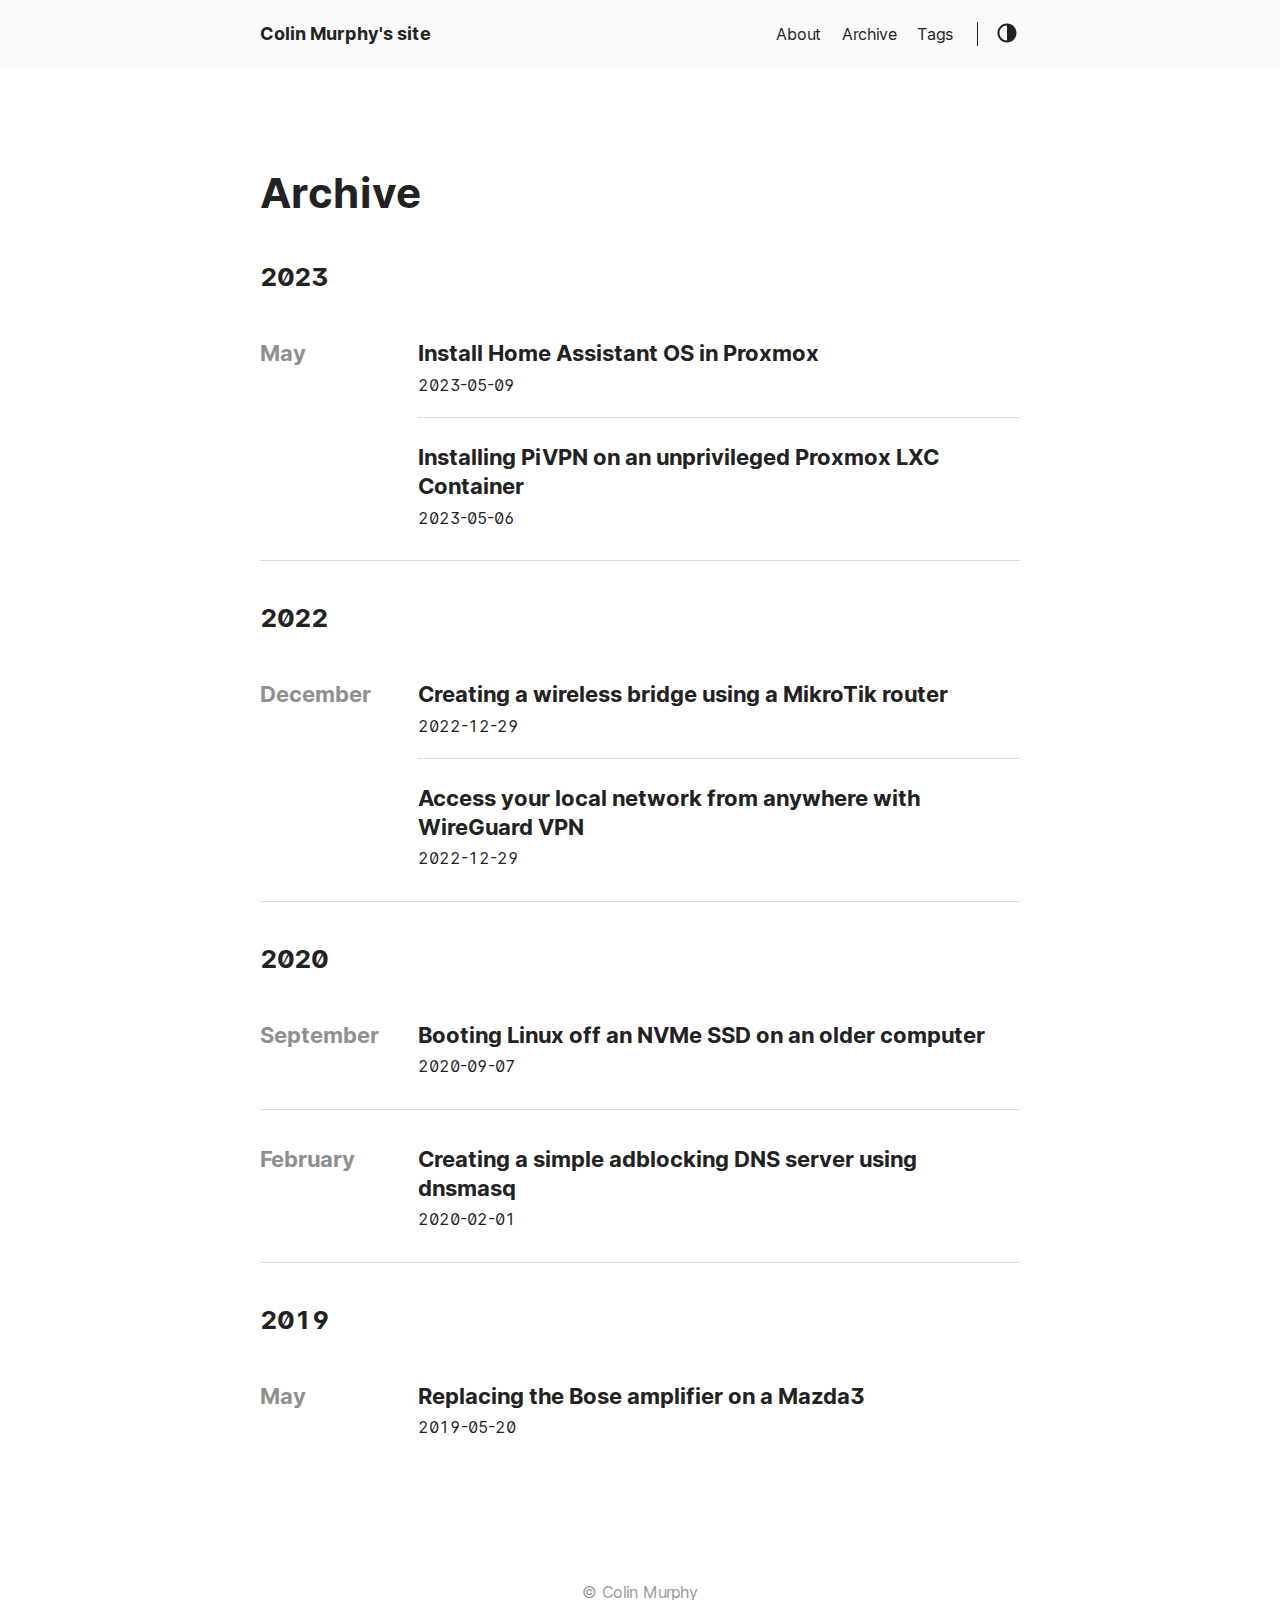
<file: archive/index.html>
<!doctype html><html lang=en><head><title>Archive ::
Colin Murphy's site — IT Guides and other stuff</title><meta charset=utf-8><meta name=viewport content="width=device-width,initial-scale=1"><meta name=description content><meta name=keywords content><meta name=robots content="noodp"><link rel=canonical href=https://colinmurphy.me/archive/><link rel=stylesheet href=/css/style.css><link rel=apple-touch-icon-precomposed sizes=144x144 href=https://colinmurphy.me/img/apple-touch-icon-144-precomposed.png><link rel="shortcut icon" href=https://colinmurphy.me/img/favicon.png><link href=/fonts/Inter-Italic.woff2 rel=preload type=font/woff2 as=font crossorigin><link href=/fonts/Inter-Regular.woff2 rel=preload type=font/woff2 as=font crossorigin><link href=/fonts/Inter-Medium.woff2 rel=preload type=font/woff2 as=font crossorigin><link href=/fonts/Inter-MediumItalic.woff2 rel=preload type=font/woff2 as=font crossorigin><link href=/fonts/Inter-Bold.woff2 rel=preload type=font/woff2 as=font crossorigin><link href=/fonts/Inter-BoldItalic.woff2 rel=preload type=font/woff2 as=font crossorigin><meta name=twitter:card content="summary"><meta name=twitter:title content="Archive"><meta name=twitter:description content><meta property="og:title" content="Archive"><meta property="og:description" content><meta property="og:type" content="article"><meta property="og:url" content="https://colinmurphy.me/archive/"><meta property="article:section" content><meta property="og:site_name" content="Colin Murphy's site"></head><body><div class=container><header class=header><span class=header__inner><a href=https://colinmurphy.me/ class=logo style=text-decoration:none><span class=logo__text>Colin Murphy's site</span></a>
<span class=header__right><nav class=menu><ul class="menu__inner menu__inner--desktop"><li><a href=/about>About</a></li><li><a href=/archive>Archive</a></li><li><a href=/tags>Tags</a></li></ul><ul class="menu__inner menu__inner--mobile"><li><a href=/about>About</a></li><li><a href=/archive>Archive</a></li><li><a href=/tags>Tags</a></li></ul></nav><span class=menu-trigger><svg xmlns="http://www.w3.org/2000/svg" viewBox="0 0 24 24"><path d="M0 0h24v24H0z" fill="none"/><path d="M3 18h18v-2H3v2zm0-5h18v-2H3v2zm0-7v2h18V6H3z"/></svg></span><span class=theme-toggle><svg class="theme-toggler" width="24" height="24" viewBox="0 0 48 48" fill="none" xmlns="http://www.w3.org/2000/svg"><path d="M22 41c10.4934.0 19-8.5066 19-19C41 11.5066 32.4934 3 22 3 11.5066 3 3 11.5066 3 22s8.5066 19 19 19zM7 22C7 13.7157 13.7157 7 22 7V37C13.7157 37 7 30.2843 7 22z"/></svg></span></span></span></header><div class=content><div class=archive><h1>Archive</h1><div class=archive__group-year><h2 class=archive__group-year-header>2023</h2><div class=archive__group-month><h3 class=archive__group-month-header>May</h3><div class=archive__group-posts><article class=archive__post><h3 class=archive__post-title><a href=https://colinmurphy.me/posts/2023/05/install-homeassistant-proxmox/>Install Home Assistant OS in Proxmox</a></h3><div class=archive__post-meta><time class=archive__post-date>2023-05-09</time></div></article><article class=archive__post><h3 class=archive__post-title><a href=https://colinmurphy.me/posts/2023/05/pivpn-proxmox-lxc/>Installing PiVPN on an unprivileged Proxmox LXC Container</a></h3><div class=archive__post-meta><time class=archive__post-date>2023-05-06</time></div></article></div></div></div><div class=archive__group-year><h2 class=archive__group-year-header>2022</h2><div class=archive__group-month><h3 class=archive__group-month-header>December</h3><div class=archive__group-posts><article class=archive__post><h3 class=archive__post-title><a href=https://colinmurphy.me/posts/2022/12/mikrotik-wireless-bridge/>Creating a wireless bridge using a MikroTik router</a></h3><div class=archive__post-meta><time class=archive__post-date>2022-12-29</time></div></article><article class=archive__post><h3 class=archive__post-title><a href=https://colinmurphy.me/posts/2022/12/wireguard-vpn-home/>Access your local network from anywhere with WireGuard VPN</a></h3><div class=archive__post-meta><time class=archive__post-date>2022-12-29</time></div></article></div></div></div><div class=archive__group-year><h2 class=archive__group-year-header>2020</h2><div class=archive__group-month><h3 class=archive__group-month-header>September</h3><div class=archive__group-posts><article class=archive__post><h3 class=archive__post-title><a href=https://colinmurphy.me/posts/2020/09/linux-nvme/>Booting Linux off an NVMe SSD on an older computer</a></h3><div class=archive__post-meta><time class=archive__post-date>2020-09-07</time></div></article></div></div><div class=archive__group-month><h3 class=archive__group-month-header>February</h3><div class=archive__group-posts><article class=archive__post><h3 class=archive__post-title><a href=https://colinmurphy.me/posts/2020/02/adblocking-dns/>Creating a simple adblocking DNS server using dnsmasq</a></h3><div class=archive__post-meta><time class=archive__post-date>2020-02-01</time></div></article></div></div></div><div class=archive__group-year><h2 class=archive__group-year-header>2019</h2><div class=archive__group-month><h3 class=archive__group-month-header>May</h3><div class=archive__group-posts><article class=archive__post><h3 class=archive__post-title><a href=https://colinmurphy.me/posts/2019/05/mazda-bose/>Replacing the Bose amplifier on a Mazda3</a></h3><div class=archive__post-meta><time class=archive__post-date>2019-05-20</time></div></article></div></div></div></div></div><footer class=footer><div class=footer__inner><div class="copyright copyright--user">&copy; Colin Murphy</div></div></footer><script type=text/javascript src=/bundle.min.js></script></div></body></html>
</file>
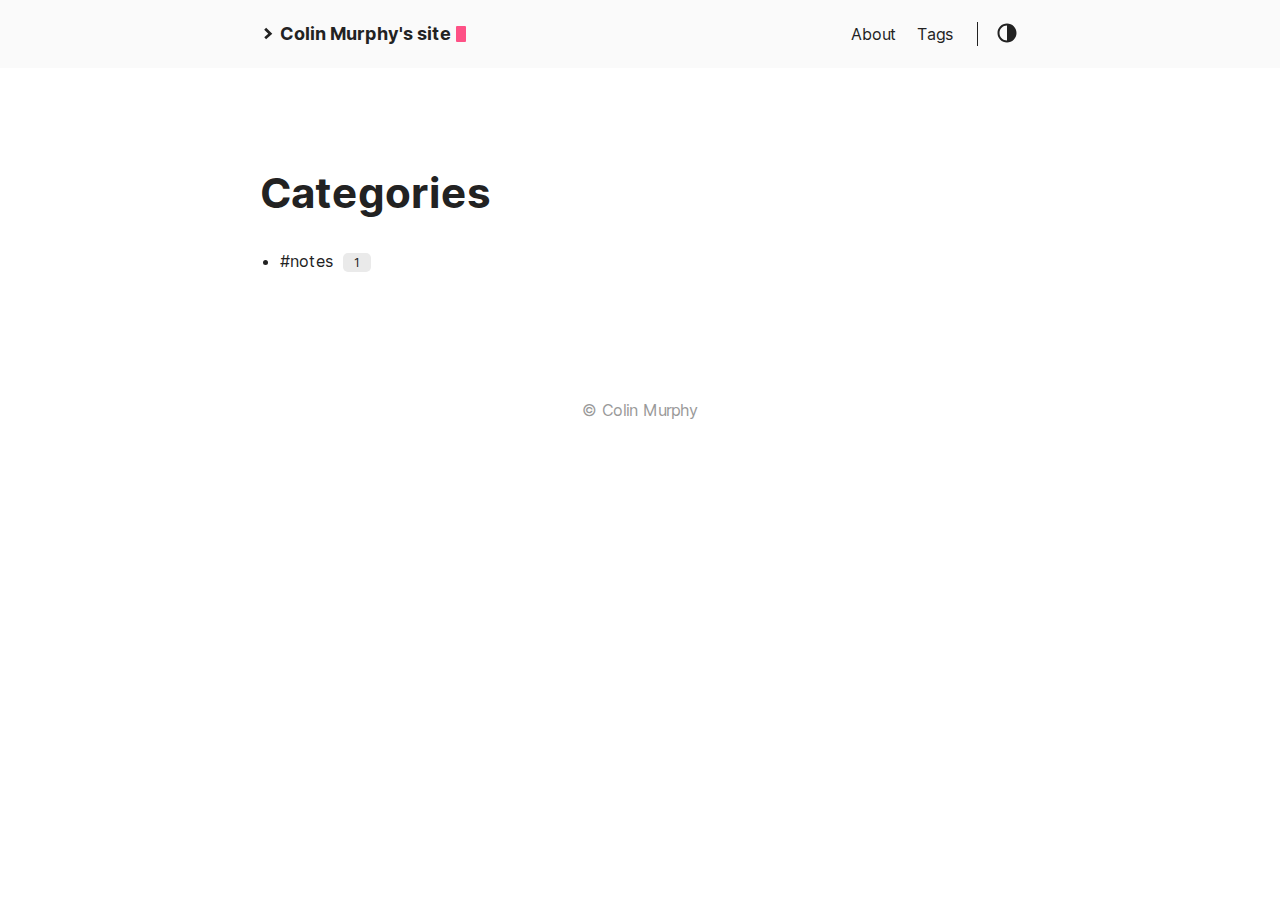
<file: categories/index.html>
<!doctype html><html lang=en><head><title>Categories ::
Colin Murphy's site — IT Guides and other stuff</title><meta charset=utf-8><meta name=viewport content="width=device-width,initial-scale=1"><meta name=description content><meta name=keywords content><meta name=robots content="noodp"><link rel=canonical href=https://colinmurphy.me/categories/><link rel=stylesheet href=/css/style.css><link rel=stylesheet href=https://colinmurphy.me/style.css><link rel=apple-touch-icon-precomposed sizes=144x144 href=https://colinmurphy.me/img/apple-touch-icon-144-precomposed.png><link rel="shortcut icon" href=https://colinmurphy.me/img/favicon.png><link href=/fonts/Inter-Italic.woff2 rel=preload type=font/woff2 as=font crossorigin><link href=/fonts/Inter-Regular.woff2 rel=preload type=font/woff2 as=font crossorigin><link href=/fonts/Inter-Medium.woff2 rel=preload type=font/woff2 as=font crossorigin><link href=/fonts/Inter-MediumItalic.woff2 rel=preload type=font/woff2 as=font crossorigin><link href=/fonts/Inter-Bold.woff2 rel=preload type=font/woff2 as=font crossorigin><link href=/fonts/Inter-BoldItalic.woff2 rel=preload type=font/woff2 as=font crossorigin><meta name=twitter:card content="summary"><meta name=twitter:title content="Categories"><meta name=twitter:description content><meta property="og:title" content="Categories"><meta property="og:description" content><meta property="og:type" content="website"><meta property="og:url" content="https://colinmurphy.me/categories/"><meta property="og:site_name" content="Colin Murphy's site"><link rel=alternate type=application/rss+xml href=/categories/index.xml title="Colin Murphy's site"><link rel=apple-touch-icon sizes=180x180 href=/img/icons/apple-touch-icon.png><link rel=icon type=image/png sizes=32x32 href=/img/icons/favicon-32x32.png><link rel=icon type=image/png sizes=16x16 href=/img/icons/favicon-16x16.png><link rel="shortcut icon" href=/img/icons/favicon.ico><meta name=theme-color content="#2f3136"></head><body><div class=container><header class=header><span class=header__inner><a href=https://colinmurphy.me/ class=logo style=text-decoration:none><span class=logo__mark><svg xmlns="http://www.w3.org/2000/svg" class="greater-icon" viewBox="0 0 44 44"><path fill="none" d="M15 8l14.729 14.382L15 35.367"/></svg></span><span class=logo__text>Colin Murphy's site</span>
<span class=logo__cursor></span></a>
<span class=header__right><nav class=menu><ul class="menu__inner menu__inner--desktop"><li><a href=/about>About</a></li><li><a href=/tags>Tags</a></li></ul><ul class="menu__inner menu__inner--mobile"><li><a href=/about>About</a></li><li><a href=/tags>Tags</a></li></ul></nav><span class=menu-trigger><svg xmlns="http://www.w3.org/2000/svg" viewBox="0 0 24 24"><path d="M0 0h24v24H0z" fill="none"/><path d="M3 18h18v-2H3v2zm0-5h18v-2H3v2zm0-7v2h18V6H3z"/></svg></span><span class=theme-toggle><svg class="theme-toggler" width="24" height="24" viewBox="0 0 48 48" fill="none" xmlns="http://www.w3.org/2000/svg"><path d="M22 41c10.4934.0 19-8.5066 19-19C41 11.5066 32.4934 3 22 3 11.5066 3 3 11.5066 3 22s8.5066 19 19 19zM7 22C7 13.7157 13.7157 7 22 7V37C13.7157 37 7 30.2843 7 22z"/></svg></span></span></span></header><div class=content><div class=terms><h1>Categories</h1><ul class=terms__list><li class=terms__term><a href=https://colinmurphy.me/categories/notes/>#notes <span class=terms__term-count>1</span></a></li></ul></div></div><footer class=footer><div class=footer__inner><div class="copyright copyright--user">&copy; Colin Murphy</div></div></footer><script type=text/javascript src=/bundle.min.js></script></div></body></html>
</file>
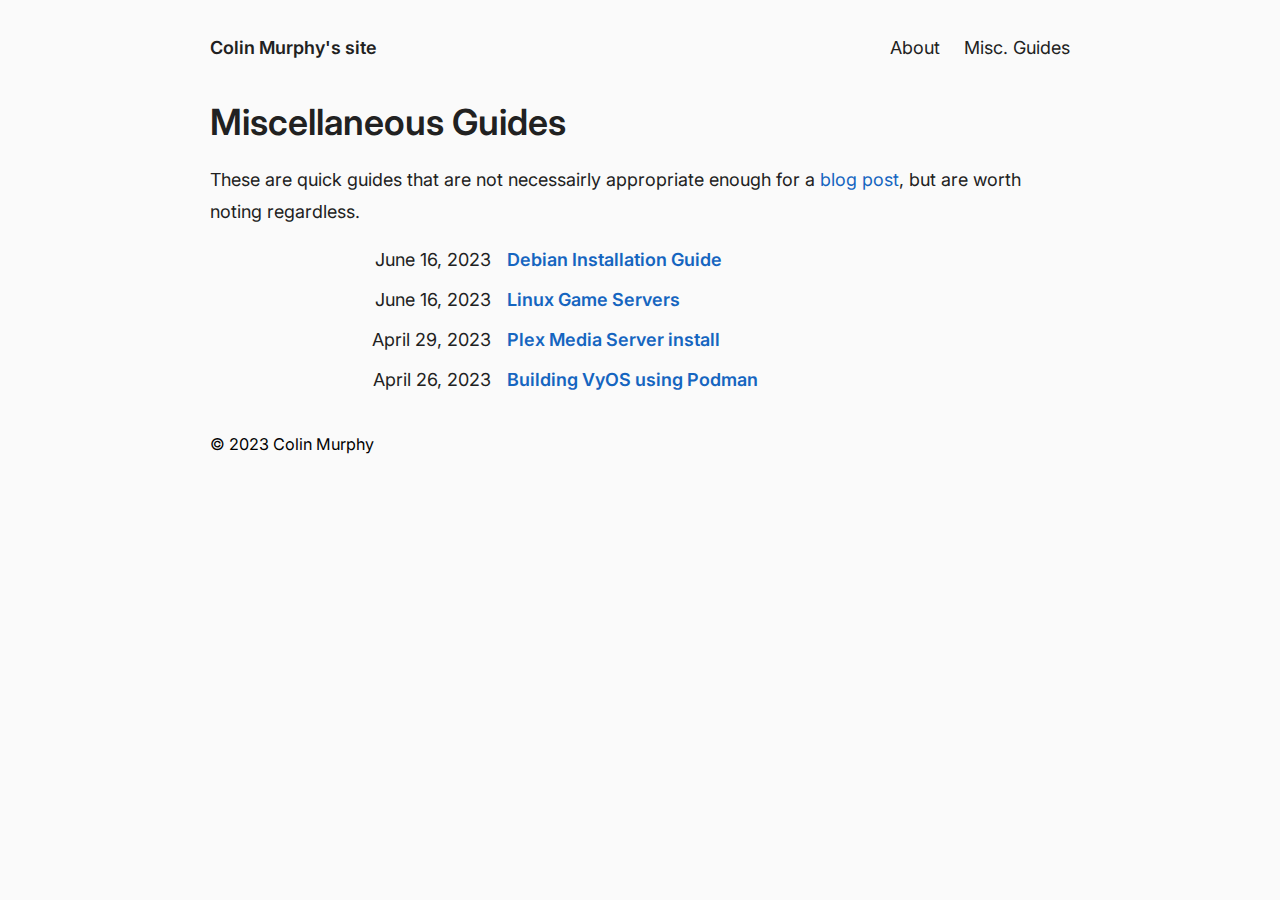
<file: guides/index.html>
<!doctype html><html lang=en><head><meta charset=utf-8><meta http-equiv=x-ua-compatible content="IE=edge"><meta name=viewport content="width=device-width,initial-scale=1"><title>Miscellaneous Guides | Colin Murphy's site</title><meta property="og:title" content="Miscellaneous Guides"><meta property="og:description" content><meta property="og:type" content="website"><meta property="og:url" content="https://colinmurphy.me/guides/"><meta name=twitter:card content="summary"><meta name=twitter:title content="Miscellaneous Guides"><meta name=twitter:description content><meta itemprop=name content="Miscellaneous Guides"><meta itemprop=description content><link rel=preconnect href=https://fonts.googleapis.com><link rel=preconnect href=https://fonts.gstatic.com crossorigin><link href="https://fonts.googleapis.com/css2?family=Inconsolata&family=Inter:ital,wght@0,400;0,600;1,400&display=swap" rel=stylesheet><link rel="shortcut icon" href=https://colinmurphy.me/img/favicon.png><link rel=stylesheet href=/css/style.min.d3474e6f53573e5bc7f15b4d1af68daee3f10c79a71f9dfb4d64b1e3d7e7af5f.css integrity="sha256-00dOb1NXPlvH8VtNGvaNruPxDHmnH537TWSx49fnr18="><noscript><style>header nav.hidden-mobile{display:flex!important}header .nav-button{display:none!important}</style></noscript></head><body><div class=container><header class=site-header><div class=nav-left><div class=site-title><a href=https://colinmurphy.me/>Colin Murphy's site</a></div><button class=nav-button>
&#9776; Menu</button></div><nav class=hidden-mobile><a href=https://colinmurphy.me/about>About</a>
<a href=https://colinmurphy.me/guides>Misc. Guides</a></nav></header><main id=content><h1 id=miscellaneous-guides>Miscellaneous Guides</h1><p>These are quick guides that are not necessairly appropriate enough for a
<a href=/posts/>blog post</a>, but are worth noting regardless.</p><div class=posts><ul><li><time datetime=2023-06-16>June 16, 2023</time>
<a href=/guides/debian-installation/>Debian Installation Guide</a></li><li><time datetime=2023-06-16>June 16, 2023</time>
<a href=/guides/linux-game-servers/>Linux Game Servers</a></li><li><time datetime=2023-04-29>April 29, 2023</time>
<a href=/guides/plex/>Plex Media Server install</a></li><li><time datetime=2023-04-26>April 26, 2023</time>
<a href=/guides/podman-vyos-build/>Building VyOS using Podman</a></li></ul></div></main><footer><div class=copyright>© 2023 Colin Murphy</div></footer></div><script>const navButton=document.querySelector(".nav-button"),navLinks=document.querySelector("header nav");navButton.addEventListener("click",()=>navLinks.classList.toggle("hidden-mobile"))</script></body></html>
</file>
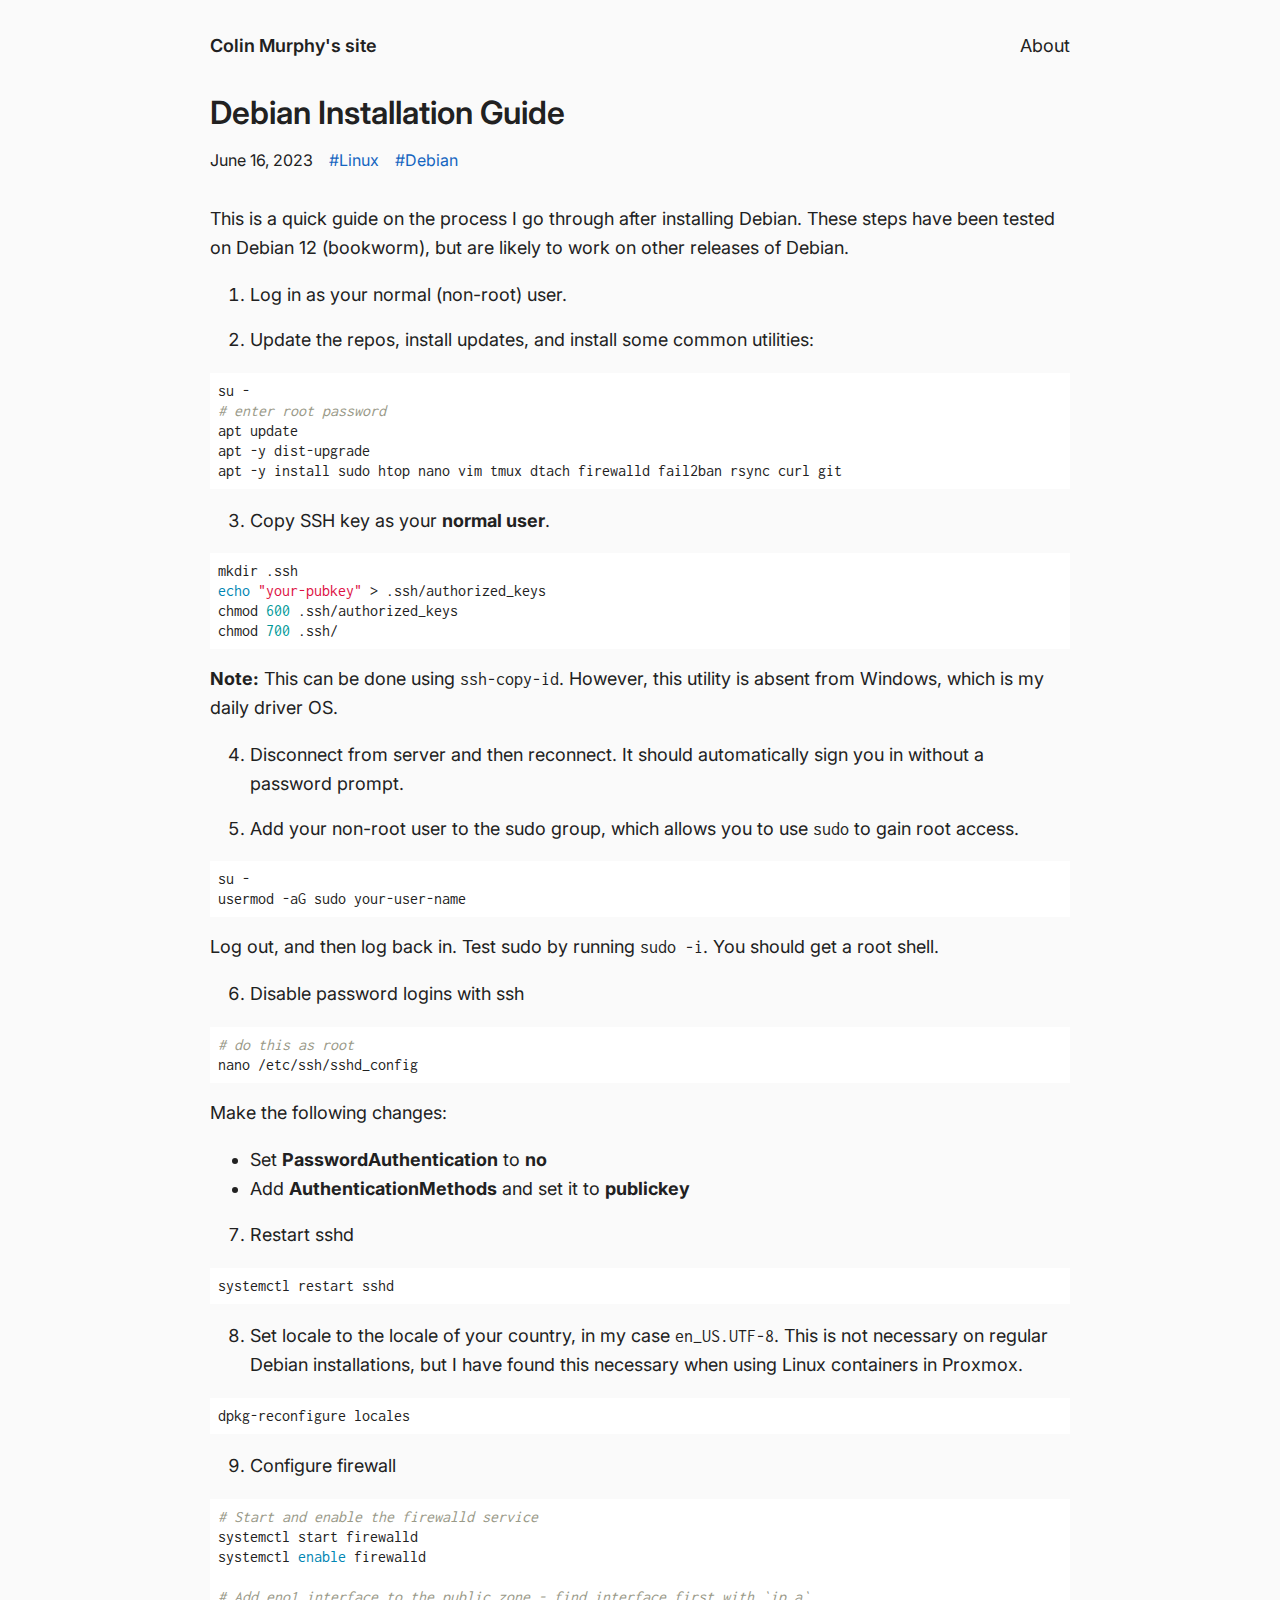
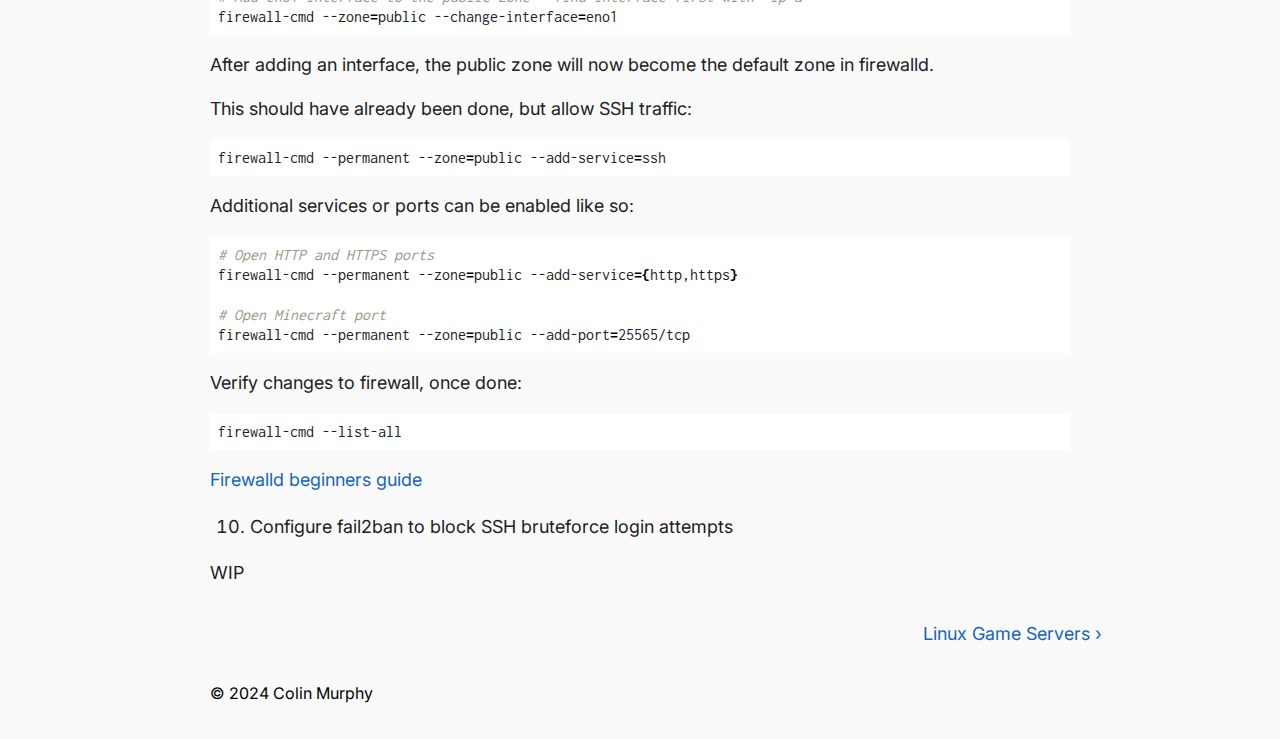
<file: guides/debian-installation/index.html>
<!doctype html><html lang=en><head><meta charset=UTF-8><meta http-equiv=X-UA-Compatible content="IE=edge"><meta name=viewport content="width=device-width,initial-scale=1"><title>Debian Installation Guide | Colin Murphy's site</title>
<meta name=description content="Debian Linux install steps"><meta property="og:url" content="https://colinmurphy.me/guides/debian-installation/"><meta property="og:site_name" content="Colin Murphy's site"><meta property="og:title" content="Debian Installation Guide"><meta property="og:description" content="Debian Linux install steps"><meta property="og:locale" content="en"><meta property="og:type" content="article"><meta property="article:section" content="guides"><meta property="article:published_time" content="2023-06-16T00:00:00+00:00"><meta property="article:modified_time" content="2023-06-16T00:00:00+00:00"><meta property="article:tag" content="Linux"><meta property="article:tag" content="Debian"><meta name=twitter:card content="summary"><meta name=twitter:title content="Debian Installation Guide"><meta name=twitter:description content="Debian Linux install steps"><meta itemprop=name content="Debian Installation Guide"><meta itemprop=description content="Debian Linux install steps"><meta itemprop=datePublished content="2023-06-16T00:00:00+00:00"><meta itemprop=dateModified content="2023-06-16T00:00:00+00:00"><meta itemprop=wordCount content="348"><meta itemprop=keywords content="Linux,Debian"><link rel=preconnect href=https://fonts.googleapis.com><link rel=preconnect href=https://fonts.gstatic.com crossorigin><link href="https://fonts.googleapis.com/css2?family=Inconsolata&family=Inter:ital,wght@0,400;0,600;1,400&display=swap" rel=stylesheet><link rel="shortcut icon" href=https://colinmurphy.me/img/favicon.png><link rel=stylesheet href=/main.min.a72215f7820acecf5502350f3dc6268f211d00ee784f85db8fa3e7e79386d85c.css integrity="sha256-pyIV94IKzs9VAjUPPcYmjyEdAO54T4Xbj6Pn55OG2Fw="><noscript><style>header nav.hidden-mobile{display:flex!important}header .nav-button{display:none!important}</style></noscript></head><body><div class=container><header class=site-header><div class=nav-left><div class=site-title><a href=https://colinmurphy.me/>Colin Murphy's site</a></div><button class=nav-button>
&#9776; Menu</button></div><nav class=hidden-mobile><a href=https://colinmurphy.me/about>About</a></nav></header><main id=content><article><header><h1>Debian Installation Guide</h1><div class=post-meta><time>June 16, 2023</time><div class=tags><a href=https://colinmurphy.me/tags/linux/>Linux</a>
<a href=https://colinmurphy.me/tags/debian/>Debian</a></div></div></header><p>This is a quick guide on the process I go through after installing Debian. These
steps have been tested on Debian 12 (bookworm), but are likely to work on other
releases of Debian.</p><ol><li><p>Log in as your normal (non-root) user.</p></li><li><p>Update the repos, install updates, and install some common utilities:</p></li></ol><div class=highlight><pre tabindex=0 class=chroma><code class=language-bash data-lang=bash><span class=line><span class=cl>su -
</span></span><span class=line><span class=cl><span class=c1># enter root password</span>
</span></span><span class=line><span class=cl>apt update
</span></span><span class=line><span class=cl>apt -y dist-upgrade
</span></span><span class=line><span class=cl>apt -y install sudo htop nano vim tmux dtach firewalld fail2ban rsync curl git
</span></span></code></pre></div><ol start=3><li>Copy SSH key as your <strong>normal user</strong>.</li></ol><div class=highlight><pre tabindex=0 class=chroma><code class=language-bash data-lang=bash><span class=line><span class=cl>mkdir .ssh
</span></span><span class=line><span class=cl><span class=nb>echo</span> <span class=s2>&#34;your-pubkey&#34;</span> &gt; .ssh/authorized_keys
</span></span><span class=line><span class=cl>chmod <span class=m>600</span> .ssh/authorized_keys
</span></span><span class=line><span class=cl>chmod <span class=m>700</span> .ssh/
</span></span></code></pre></div><p><strong>Note:</strong> This can be done using <code>ssh-copy-id</code>. However, this utility is absent
from Windows, which is my daily driver OS.</p><ol start=4><li><p>Disconnect from server and then reconnect. It should automatically sign you
in without a password prompt.</p></li><li><p>Add your non-root user to the sudo group, which allows you to use <code>sudo</code> to
gain root access.</p></li></ol><div class=highlight><pre tabindex=0 class=chroma><code class=language-bash data-lang=bash><span class=line><span class=cl>su -
</span></span><span class=line><span class=cl>usermod -aG sudo your-user-name
</span></span></code></pre></div><p>Log out, and then log back in. Test sudo by running <code>sudo -i</code>. You should get
a root shell.</p><ol start=6><li>Disable password logins with ssh</li></ol><div class=highlight><pre tabindex=0 class=chroma><code class=language-bash data-lang=bash><span class=line><span class=cl><span class=c1># do this as root</span>
</span></span><span class=line><span class=cl>nano /etc/ssh/sshd_config
</span></span></code></pre></div><p>Make the following changes:</p><ul><li>Set <strong>PasswordAuthentication</strong> to <strong>no</strong></li><li>Add <strong>AuthenticationMethods</strong> and set it to <strong>publickey</strong></li></ul><ol start=7><li>Restart sshd</li></ol><div class=highlight><pre tabindex=0 class=chroma><code class=language-bash data-lang=bash><span class=line><span class=cl>systemctl restart sshd
</span></span></code></pre></div><ol start=8><li>Set locale to the locale of your country, in my case <code>en_US.UTF-8</code>. This is
not necessary on regular Debian installations, but I have found this necessary
when using Linux containers in Proxmox.</li></ol><div class=highlight><pre tabindex=0 class=chroma><code class=language-bash data-lang=bash><span class=line><span class=cl>dpkg-reconfigure locales
</span></span></code></pre></div><ol start=9><li>Configure firewall</li></ol><div class=highlight><pre tabindex=0 class=chroma><code class=language-bash data-lang=bash><span class=line><span class=cl><span class=c1># Start and enable the firewalld service</span>
</span></span><span class=line><span class=cl>systemctl start firewalld
</span></span><span class=line><span class=cl>systemctl <span class=nb>enable</span> firewalld
</span></span><span class=line><span class=cl>
</span></span><span class=line><span class=cl><span class=c1># Add eno1 interface to the public zone - find interface first with `ip a`</span>
</span></span><span class=line><span class=cl>firewall-cmd --zone<span class=o>=</span>public --change-interface<span class=o>=</span>eno1
</span></span></code></pre></div><p>After adding an interface, the public zone will now become the default zone in
firewalld.</p><p>This should have already been done, but allow SSH traffic:</p><div class=highlight><pre tabindex=0 class=chroma><code class=language-bash data-lang=bash><span class=line><span class=cl>firewall-cmd --permanent --zone<span class=o>=</span>public --add-service<span class=o>=</span>ssh
</span></span></code></pre></div><p>Additional services or ports can be enabled like so:</p><div class=highlight><pre tabindex=0 class=chroma><code class=language-bash data-lang=bash><span class=line><span class=cl><span class=c1># Open HTTP and HTTPS ports</span>
</span></span><span class=line><span class=cl>firewall-cmd --permanent --zone<span class=o>=</span>public --add-service<span class=o>={</span>http,https<span class=o>}</span>
</span></span><span class=line><span class=cl>
</span></span><span class=line><span class=cl><span class=c1># Open Minecraft port</span>
</span></span><span class=line><span class=cl>firewall-cmd --permanent --zone<span class=o>=</span>public --add-port<span class=o>=</span>25565/tcp
</span></span></code></pre></div><p>Verify changes to firewall, once done:</p><div class=highlight><pre tabindex=0 class=chroma><code class=language-bash data-lang=bash><span class=line><span class=cl>firewall-cmd --list-all
</span></span></code></pre></div><p><a href=https://www.redhat.com/sysadmin/beginners-guide-firewalld>Firewalld beginners guide</a></p><ol start=10><li>Configure fail2ban to block SSH bruteforce login attempts</li></ol><p>WIP</p><div class=pagination><a href=https://colinmurphy.me/guides/linux-game-servers/ class=prev>Linux Game Servers &#8250;</a></div></article></main><footer><div class=copyright>© 2024 Colin Murphy</div></footer></div><script>const navButton=document.querySelector(".nav-button"),navLinks=document.querySelector("header nav");navButton.addEventListener("click",()=>navLinks.classList.toggle("hidden-mobile"))</script><script data-goatcounter=https://colinmurphy.goatcounter.com/count async src=//gc.zgo.at/count.js></script></body></html>
</file>
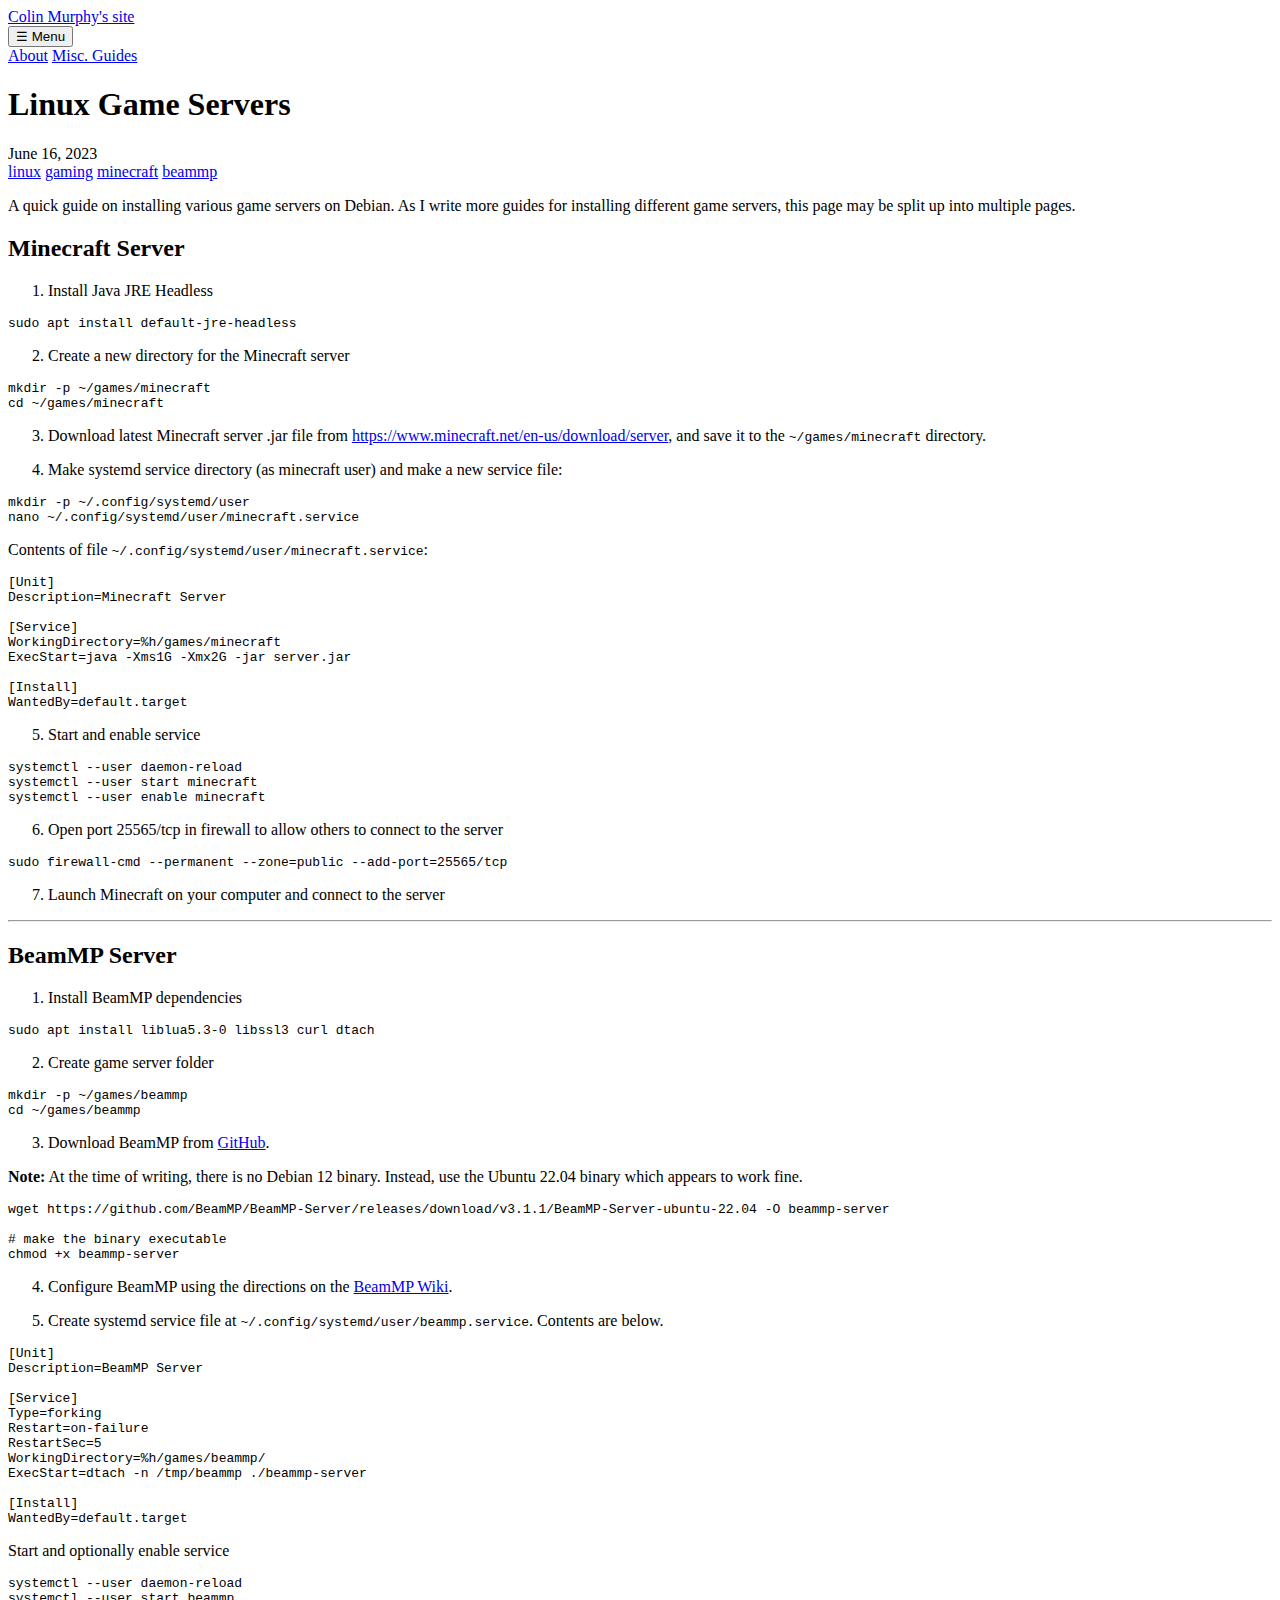
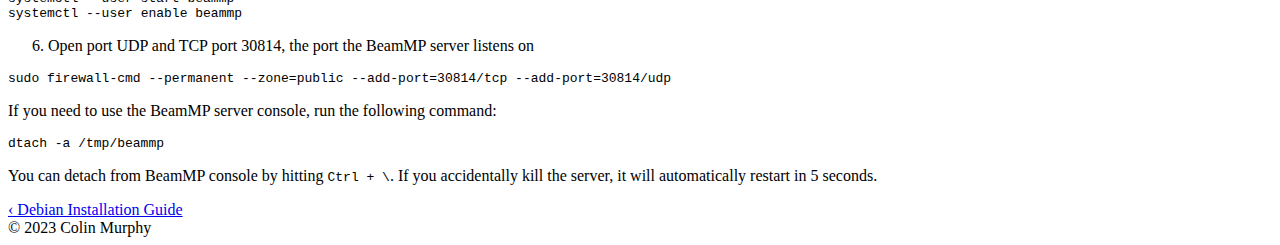
<file: guides/linux-game-servers/index.html>
<!doctype html><html lang=en><head><meta charset=utf-8><meta http-equiv=x-ua-compatible content="IE=edge"><meta name=viewport content="width=device-width,initial-scale=1"><title>Linux Game Servers | Colin Murphy's site</title><meta name=description content="Linux game servers"><meta property="og:title" content="Linux Game Servers"><meta property="og:description" content="Linux game servers"><meta property="og:type" content="article"><meta property="og:url" content="https://colinmurphy.me/guides/linux-game-servers/"><meta property="article:section" content="guides"><meta property="article:published_time" content="2023-06-16T00:00:00+00:00"><meta property="article:modified_time" content="2023-06-16T00:00:00+00:00"><meta name=twitter:card content="summary"><meta name=twitter:title content="Linux Game Servers"><meta name=twitter:description content="Linux game servers"><meta itemprop=name content="Linux Game Servers"><meta itemprop=description content="Linux game servers"><meta itemprop=datePublished content="2023-06-16T00:00:00+00:00"><meta itemprop=dateModified content="2023-06-16T00:00:00+00:00"><meta itemprop=wordCount content="312"><meta itemprop=keywords content="linux,gaming,minecraft,beammp,"><link rel=preconnect href=https://fonts.googleapis.com><link rel=preconnect href=https://fonts.gstatic.com crossorigin><link href="https://fonts.googleapis.com/css2?family=Inconsolata&family=Inter:ital,wght@0,400;0,600;1,400&display=swap" rel=stylesheet><link rel="shortcut icon" href=https://colinmurphy.me/img/favicon.png><link rel=stylesheet href=https://colinmurphy.me/css/style.css><link rel=stylesheet href=https://colinmurphy.me/css/syntax.css><noscript><style>header nav.hidden-mobile{display:flex!important}header .nav-button{display:none!important}</style></noscript></head><body><div class=container><header class=site-header><div class=nav-left><div class=site-title><a href=https://colinmurphy.me/>Colin Murphy's site</a></div><button class=nav-button>
&#9776; Menu</button></div><nav class=hidden-mobile><a href=https://colinmurphy.me/about>About</a>
<a href=https://colinmurphy.me/guides>Misc. Guides</a></nav></header><main id=content><article><header><h1>Linux Game Servers</h1><div class=post-meta><time>June 16, 2023</time><div class=tags><a href=https://colinmurphy.me/tags/linux/>linux</a>
<a href=https://colinmurphy.me/tags/gaming/>gaming</a>
<a href=https://colinmurphy.me/tags/minecraft/>minecraft</a>
<a href=https://colinmurphy.me/tags/beammp/>beammp</a></div></div></header><p>A quick guide on installing various game servers on Debian. As I write more
guides for installing different game servers, this page may be split up into
multiple pages.</p><h2 id=minecraft-server>Minecraft Server</h2><ol><li>Install Java JRE Headless</li></ol><div class=highlight><pre tabindex=0 class=chroma><code class=language-bash data-lang=bash><span class=line><span class=cl>sudo apt install default-jre-headless
</span></span></code></pre></div><ol start=2><li>Create a new directory for the Minecraft server</li></ol><div class=highlight><pre tabindex=0 class=chroma><code class=language-bash data-lang=bash><span class=line><span class=cl>mkdir -p ~/games/minecraft
</span></span><span class=line><span class=cl><span class=nb>cd</span> ~/games/minecraft
</span></span></code></pre></div><ol start=3><li><p>Download latest Minecraft server .jar file from <a href=https://www.minecraft.net/en-us/download/server>https://www.minecraft.net/en-us/download/server</a>,
and save it to the <code>~/games/minecraft</code> directory.</p></li><li><p>Make systemd service directory (as minecraft user) and make a new service file:</p></li></ol><div class=highlight><pre tabindex=0 class=chroma><code class=language-bash data-lang=bash><span class=line><span class=cl>mkdir -p ~/.config/systemd/user
</span></span><span class=line><span class=cl>nano ~/.config/systemd/user/minecraft.service
</span></span></code></pre></div><p>Contents of file <code>~/.config/systemd/user/minecraft.service</code>:</p><div class=highlight><pre tabindex=0 class=chroma><code class=language-ini data-lang=ini><span class=line><span class=cl><span class=k>[Unit]</span>
</span></span><span class=line><span class=cl><span class=na>Description</span><span class=o>=</span><span class=s>Minecraft Server</span>
</span></span><span class=line><span class=cl>
</span></span><span class=line><span class=cl><span class=k>[Service]</span>
</span></span><span class=line><span class=cl><span class=na>WorkingDirectory</span><span class=o>=</span><span class=s>%h/games/minecraft</span>
</span></span><span class=line><span class=cl><span class=na>ExecStart</span><span class=o>=</span><span class=s>java -Xms1G -Xmx2G -jar server.jar</span>
</span></span><span class=line><span class=cl>
</span></span><span class=line><span class=cl><span class=k>[Install]</span>
</span></span><span class=line><span class=cl><span class=na>WantedBy</span><span class=o>=</span><span class=s>default.target</span>
</span></span></code></pre></div><ol start=5><li>Start and enable service</li></ol><div class=highlight><pre tabindex=0 class=chroma><code class=language-bash data-lang=bash><span class=line><span class=cl>systemctl --user daemon-reload
</span></span><span class=line><span class=cl>systemctl --user start minecraft
</span></span><span class=line><span class=cl>systemctl --user <span class=nb>enable</span> minecraft
</span></span></code></pre></div><ol start=6><li>Open port 25565/tcp in firewall to allow others to connect to the server</li></ol><div class=highlight><pre tabindex=0 class=chroma><code class=language-bash data-lang=bash><span class=line><span class=cl>sudo firewall-cmd --permanent --zone<span class=o>=</span>public --add-port<span class=o>=</span>25565/tcp 
</span></span></code></pre></div><ol start=7><li>Launch Minecraft on your computer and connect to the server</li></ol><hr><h2 id=beammp-server>BeamMP Server</h2><ol><li>Install BeamMP dependencies</li></ol><div class=highlight><pre tabindex=0 class=chroma><code class=language-bash data-lang=bash><span class=line><span class=cl>sudo apt install liblua5.3-0 libssl3 curl dtach
</span></span></code></pre></div><ol start=2><li>Create game server folder</li></ol><div class=highlight><pre tabindex=0 class=chroma><code class=language-bash data-lang=bash><span class=line><span class=cl>mkdir -p ~/games/beammp
</span></span><span class=line><span class=cl><span class=nb>cd</span> ~/games/beammp
</span></span></code></pre></div><ol start=3><li>Download BeamMP from <a href=https://github.com/BeamMP/BeamMP-Server/releases>GitHub</a>.</li></ol><p><strong>Note:</strong> At the time of writing, there is no Debian 12 binary. Instead, use the
Ubuntu 22.04 binary which appears to work fine.</p><div class=highlight><pre tabindex=0 class=chroma><code class=language-bash data-lang=bash><span class=line><span class=cl>wget https://github.com/BeamMP/BeamMP-Server/releases/download/v3.1.1/BeamMP-Server-ubuntu-22.04 -O beammp-server
</span></span><span class=line><span class=cl>
</span></span><span class=line><span class=cl><span class=c1># make the binary executable</span>
</span></span><span class=line><span class=cl>chmod +x beammp-server
</span></span></code></pre></div><ol start=4><li><p>Configure BeamMP using the directions on the <a href=https://wiki.beammp.com/en/home/server-installation>BeamMP Wiki</a>.</p></li><li><p>Create systemd service file at <code>~/.config/systemd/user/beammp.service</code>. Contents are below.</p></li></ol><div class=highlight><pre tabindex=0 class=chroma><code class=language-ini data-lang=ini><span class=line><span class=cl><span class=k>[Unit]</span>
</span></span><span class=line><span class=cl><span class=na>Description</span><span class=o>=</span><span class=s>BeamMP Server</span>
</span></span><span class=line><span class=cl>
</span></span><span class=line><span class=cl><span class=k>[Service]</span>
</span></span><span class=line><span class=cl><span class=na>Type</span><span class=o>=</span><span class=s>forking</span>
</span></span><span class=line><span class=cl><span class=na>Restart</span><span class=o>=</span><span class=s>on-failure</span>
</span></span><span class=line><span class=cl><span class=na>RestartSec</span><span class=o>=</span><span class=s>5</span>
</span></span><span class=line><span class=cl><span class=na>WorkingDirectory</span><span class=o>=</span><span class=s>%h/games/beammp/</span>
</span></span><span class=line><span class=cl><span class=na>ExecStart</span><span class=o>=</span><span class=s>dtach -n /tmp/beammp ./beammp-server</span>
</span></span><span class=line><span class=cl>
</span></span><span class=line><span class=cl><span class=k>[Install]</span>
</span></span><span class=line><span class=cl><span class=na>WantedBy</span><span class=o>=</span><span class=s>default.target</span>
</span></span></code></pre></div><p>Start and optionally enable service</p><div class=highlight><pre tabindex=0 class=chroma><code class=language-bash data-lang=bash><span class=line><span class=cl>systemctl --user daemon-reload
</span></span><span class=line><span class=cl>systemctl --user start beammp
</span></span><span class=line><span class=cl>systemctl --user <span class=nb>enable</span> beammp
</span></span></code></pre></div><ol start=6><li>Open port UDP and TCP port 30814, the port the BeamMP server listens on</li></ol><div class=highlight><pre tabindex=0 class=chroma><code class=language-bash data-lang=bash><span class=line><span class=cl>sudo firewall-cmd --permanent --zone<span class=o>=</span>public --add-port<span class=o>=</span>30814/tcp --add-port<span class=o>=</span>30814/udp
</span></span></code></pre></div><p>If you need to use the BeamMP server console, run the following command:</p><div class=highlight><pre tabindex=0 class=chroma><code class=language-bash data-lang=bash><span class=line><span class=cl>dtach -a /tmp/beammp
</span></span></code></pre></div><p>You can detach from BeamMP console by hitting <kbd>Ctrl + \</kbd>. If you
accidentally kill the server, it will automatically restart in 5 seconds.</p><div class=pagination><a href=https://colinmurphy.me/guides/debian-installation/ class=next>&#8249; Debian Installation Guide</a></div></article></main><footer><div class=copyright>© 2023 Colin Murphy</div></footer></div><script>const navButton=document.querySelector(".nav-button"),navLinks=document.querySelector("header nav");navButton.addEventListener("click",()=>navLinks.classList.toggle("hidden-mobile"))</script></body></html>
</file>
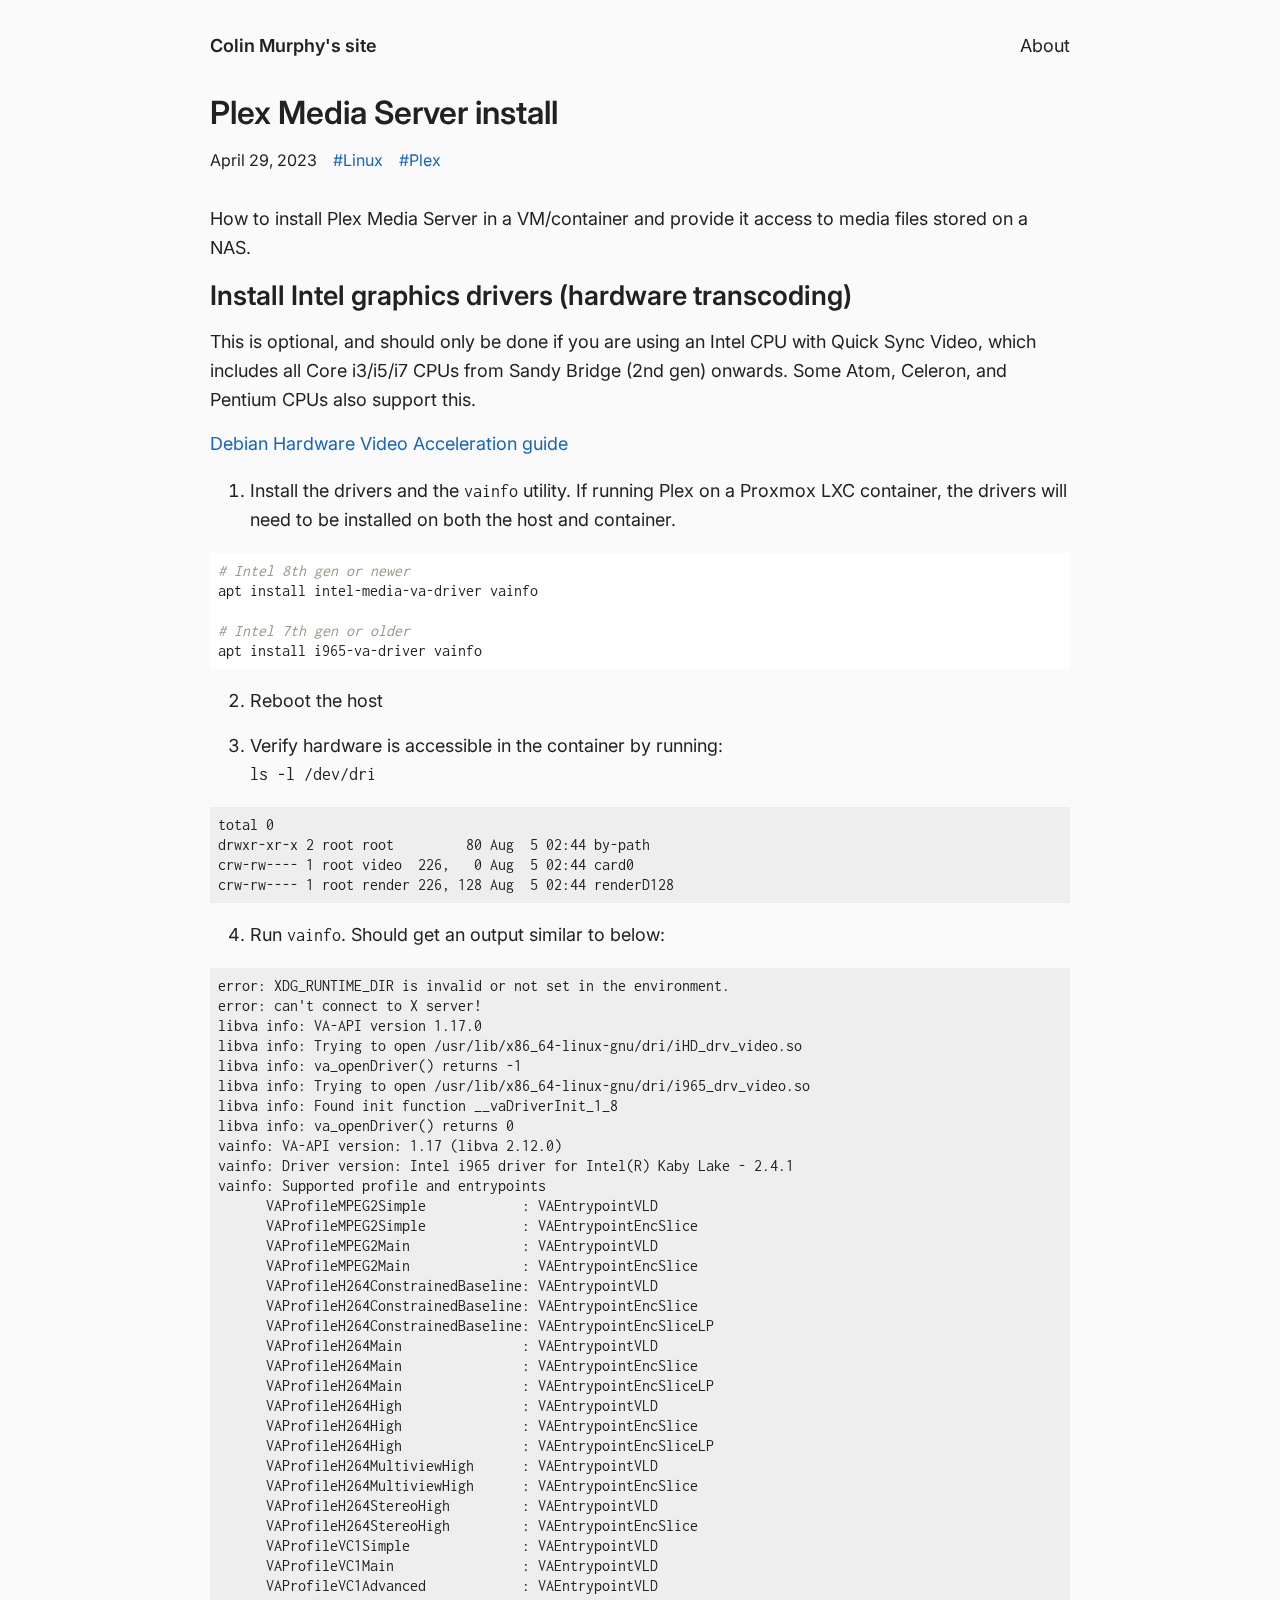
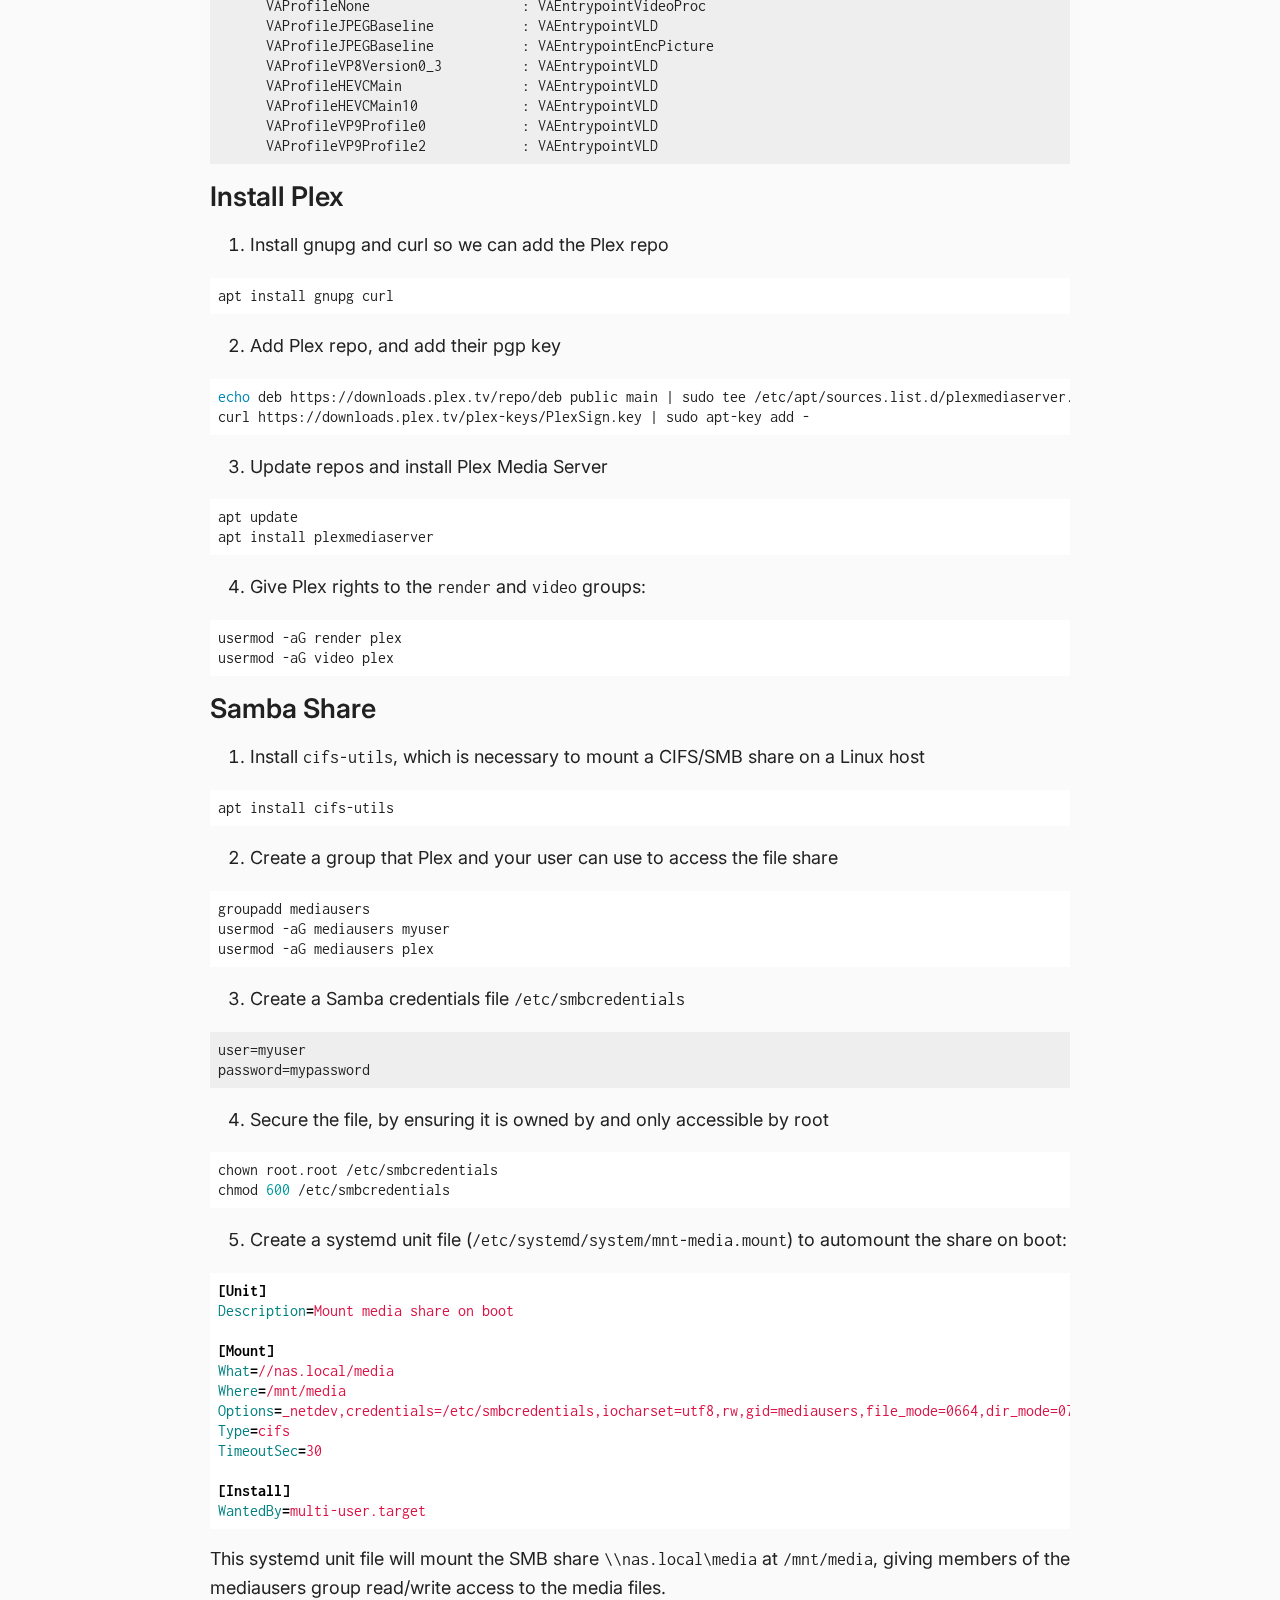
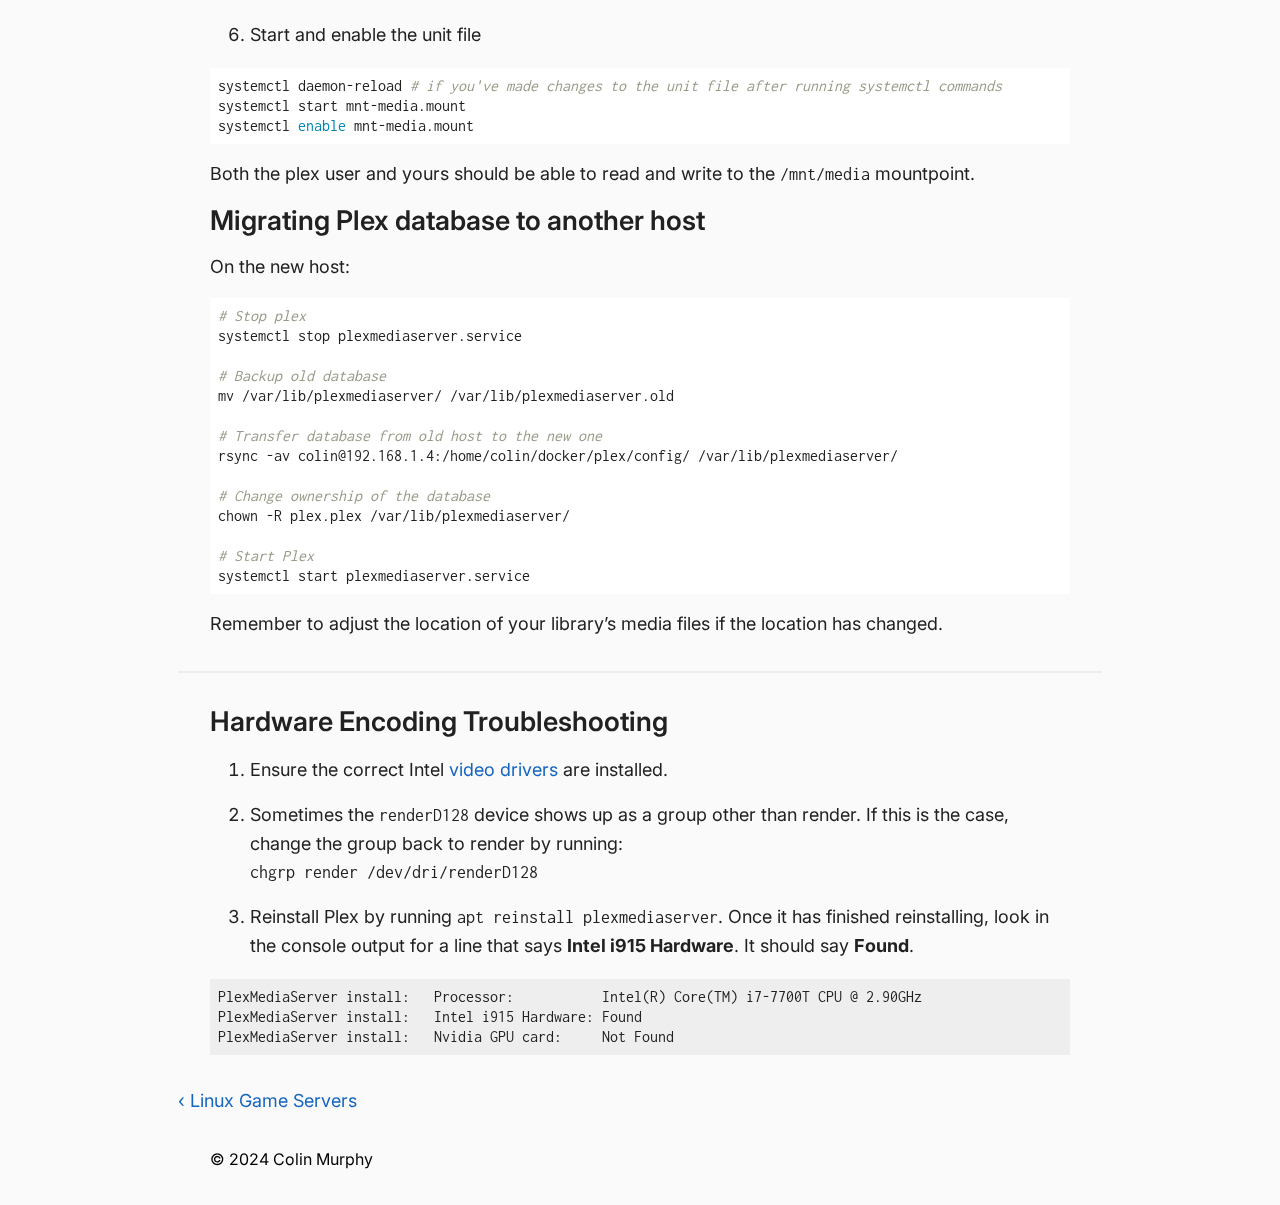
<file: guides/plex/index.html>
<!doctype html><html lang=en><head><meta charset=UTF-8><meta http-equiv=X-UA-Compatible content="IE=edge"><meta name=viewport content="width=device-width,initial-scale=1"><title>Plex Media Server install | Colin Murphy's site</title><meta property="og:url" content="https://colinmurphy.me/guides/plex/">
<meta property="og:site_name" content="Colin Murphy's site"><meta property="og:title" content="Plex Media Server install"><meta property="og:description" content="How to install Plex Media Server in a VM/container and provide it access to media files stored on a NAS.
Install Intel graphics drivers (hardware transcoding) This is optional, and should only be done if you are using an Intel CPU with Quick Sync Video, which includes all Core i3/i5/i7 CPUs from Sandy Bridge (2nd gen) onwards. Some Atom, Celeron, and Pentium CPUs also support this.
Debian Hardware Video Acceleration guide"><meta property="og:locale" content="en"><meta property="og:type" content="article"><meta property="article:section" content="guides"><meta property="article:published_time" content="2023-04-29T00:00:00+00:00"><meta property="article:modified_time" content="2023-08-04T00:00:00+00:00"><meta property="article:tag" content="Linux"><meta property="article:tag" content="Plex"><meta name=twitter:card content="summary"><meta name=twitter:title content="Plex Media Server install"><meta name=twitter:description content="How to install Plex Media Server in a VM/container and provide it access to media files stored on a NAS.
Install Intel graphics drivers (hardware transcoding) This is optional, and should only be done if you are using an Intel CPU with Quick Sync Video, which includes all Core i3/i5/i7 CPUs from Sandy Bridge (2nd gen) onwards. Some Atom, Celeron, and Pentium CPUs also support this.
Debian Hardware Video Acceleration guide"><meta itemprop=name content="Plex Media Server install"><meta itemprop=description content="How to install Plex Media Server in a VM/container and provide it access to media files stored on a NAS.
Install Intel graphics drivers (hardware transcoding) This is optional, and should only be done if you are using an Intel CPU with Quick Sync Video, which includes all Core i3/i5/i7 CPUs from Sandy Bridge (2nd gen) onwards. Some Atom, Celeron, and Pentium CPUs also support this.
Debian Hardware Video Acceleration guide"><meta itemprop=datePublished content="2023-04-29T00:00:00+00:00"><meta itemprop=dateModified content="2023-08-04T00:00:00+00:00"><meta itemprop=wordCount content="721"><meta itemprop=keywords content="Linux,Plex"><link rel=preconnect href=https://fonts.googleapis.com><link rel=preconnect href=https://fonts.gstatic.com crossorigin><link href="https://fonts.googleapis.com/css2?family=Inconsolata&family=Inter:ital,wght@0,400;0,600;1,400&display=swap" rel=stylesheet><link rel="shortcut icon" href=https://colinmurphy.me/img/favicon.png><link rel=stylesheet href=/main.min.a72215f7820acecf5502350f3dc6268f211d00ee784f85db8fa3e7e79386d85c.css integrity="sha256-pyIV94IKzs9VAjUPPcYmjyEdAO54T4Xbj6Pn55OG2Fw="><noscript><style>header nav.hidden-mobile{display:flex!important}header .nav-button{display:none!important}</style></noscript></head><body><div class=container><header class=site-header><div class=nav-left><div class=site-title><a href=https://colinmurphy.me/>Colin Murphy's site</a></div><button class=nav-button>
&#9776; Menu</button></div><nav class=hidden-mobile><a href=https://colinmurphy.me/about>About</a></nav></header><main id=content><article><header><h1>Plex Media Server install</h1><div class=post-meta><time>April 29, 2023</time><div class=tags><a href=https://colinmurphy.me/tags/linux/>Linux</a>
<a href=https://colinmurphy.me/tags/plex/>Plex</a></div></div></header><p>How to install Plex Media Server in a VM/container and provide it access to
media files stored on a NAS.</p><h2 id=install-intel-graphics-drivers-hardware-transcoding>Install Intel graphics drivers (hardware transcoding)</h2><p>This is optional, and should only be done if you are using an Intel CPU with
Quick Sync Video, which includes all Core i3/i5/i7 CPUs from Sandy Bridge
(2nd gen) onwards. Some Atom, Celeron, and Pentium CPUs also support this.</p><p><a href=https://wiki.debian.org/HardwareVideoAcceleration>Debian Hardware Video Acceleration guide</a></p><ol><li>Install the drivers and the <code>vainfo</code> utility. If running Plex on a Proxmox
LXC container, the drivers will need to be installed on both the host and
container.</li></ol><div class=highlight><pre tabindex=0 class=chroma><code class=language-bash data-lang=bash><span class=line><span class=cl><span class=c1># Intel 8th gen or newer</span>
</span></span><span class=line><span class=cl>apt install intel-media-va-driver vainfo
</span></span><span class=line><span class=cl>
</span></span><span class=line><span class=cl><span class=c1># Intel 7th gen or older</span>
</span></span><span class=line><span class=cl>apt install i965-va-driver vainfo
</span></span></code></pre></div><ol start=2><li><p>Reboot the host</p></li><li><p>Verify hardware is accessible in the container by running:<br><code>ls -l /dev/dri</code></p></li></ol><pre tabindex=0><code>total 0
drwxr-xr-x 2 root root         80 Aug  5 02:44 by-path
crw-rw---- 1 root video  226,   0 Aug  5 02:44 card0
crw-rw---- 1 root render 226, 128 Aug  5 02:44 renderD128
</code></pre><ol start=4><li>Run <code>vainfo</code>. Should get an output similar to below:</li></ol><pre tabindex=0><code>error: XDG_RUNTIME_DIR is invalid or not set in the environment.
error: can&#39;t connect to X server!
libva info: VA-API version 1.17.0
libva info: Trying to open /usr/lib/x86_64-linux-gnu/dri/iHD_drv_video.so
libva info: va_openDriver() returns -1
libva info: Trying to open /usr/lib/x86_64-linux-gnu/dri/i965_drv_video.so
libva info: Found init function __vaDriverInit_1_8
libva info: va_openDriver() returns 0
vainfo: VA-API version: 1.17 (libva 2.12.0)
vainfo: Driver version: Intel i965 driver for Intel(R) Kaby Lake - 2.4.1
vainfo: Supported profile and entrypoints
      VAProfileMPEG2Simple            : VAEntrypointVLD
      VAProfileMPEG2Simple            : VAEntrypointEncSlice
      VAProfileMPEG2Main              : VAEntrypointVLD
      VAProfileMPEG2Main              : VAEntrypointEncSlice
      VAProfileH264ConstrainedBaseline: VAEntrypointVLD
      VAProfileH264ConstrainedBaseline: VAEntrypointEncSlice
      VAProfileH264ConstrainedBaseline: VAEntrypointEncSliceLP
      VAProfileH264Main               : VAEntrypointVLD
      VAProfileH264Main               : VAEntrypointEncSlice
      VAProfileH264Main               : VAEntrypointEncSliceLP
      VAProfileH264High               : VAEntrypointVLD
      VAProfileH264High               : VAEntrypointEncSlice
      VAProfileH264High               : VAEntrypointEncSliceLP
      VAProfileH264MultiviewHigh      : VAEntrypointVLD
      VAProfileH264MultiviewHigh      : VAEntrypointEncSlice
      VAProfileH264StereoHigh         : VAEntrypointVLD
      VAProfileH264StereoHigh         : VAEntrypointEncSlice
      VAProfileVC1Simple              : VAEntrypointVLD
      VAProfileVC1Main                : VAEntrypointVLD
      VAProfileVC1Advanced            : VAEntrypointVLD
      VAProfileNone                   : VAEntrypointVideoProc
      VAProfileJPEGBaseline           : VAEntrypointVLD
      VAProfileJPEGBaseline           : VAEntrypointEncPicture
      VAProfileVP8Version0_3          : VAEntrypointVLD
      VAProfileHEVCMain               : VAEntrypointVLD
      VAProfileHEVCMain10             : VAEntrypointVLD
      VAProfileVP9Profile0            : VAEntrypointVLD
      VAProfileVP9Profile2            : VAEntrypointVLD
</code></pre><h2 id=install-plex>Install Plex</h2><ol><li>Install gnupg and curl so we can add the Plex repo</li></ol><div class=highlight><pre tabindex=0 class=chroma><code class=language-bash data-lang=bash><span class=line><span class=cl>apt install gnupg curl
</span></span></code></pre></div><ol start=2><li>Add Plex repo, and add their pgp key</li></ol><div class=highlight><pre tabindex=0 class=chroma><code class=language-bash data-lang=bash><span class=line><span class=cl><span class=nb>echo</span> deb https://downloads.plex.tv/repo/deb public main <span class=p>|</span> sudo tee /etc/apt/sources.list.d/plexmediaserver.list
</span></span><span class=line><span class=cl>curl https://downloads.plex.tv/plex-keys/PlexSign.key <span class=p>|</span> sudo apt-key add -
</span></span></code></pre></div><ol start=3><li>Update repos and install Plex Media Server</li></ol><div class=highlight><pre tabindex=0 class=chroma><code class=language-bash data-lang=bash><span class=line><span class=cl>apt update
</span></span><span class=line><span class=cl>apt install plexmediaserver
</span></span></code></pre></div><ol start=4><li>Give Plex rights to the <code>render</code> and <code>video</code> groups:</li></ol><div class=highlight><pre tabindex=0 class=chroma><code class=language-bash data-lang=bash><span class=line><span class=cl>usermod -aG render plex
</span></span><span class=line><span class=cl>usermod -aG video plex
</span></span></code></pre></div><h2 id=samba-share>Samba Share</h2><ol><li>Install <code>cifs-utils</code>, which is necessary to mount a CIFS/SMB share on a Linux host</li></ol><div class=highlight><pre tabindex=0 class=chroma><code class=language-bash data-lang=bash><span class=line><span class=cl>apt install cifs-utils
</span></span></code></pre></div><ol start=2><li>Create a group that Plex and your user can use to access the file share</li></ol><div class=highlight><pre tabindex=0 class=chroma><code class=language-bash data-lang=bash><span class=line><span class=cl>groupadd mediausers
</span></span><span class=line><span class=cl>usermod -aG mediausers myuser
</span></span><span class=line><span class=cl>usermod -aG mediausers plex
</span></span></code></pre></div><ol start=3><li>Create a Samba credentials file <code>/etc/smbcredentials</code></li></ol><pre tabindex=0><code>user=myuser
password=mypassword
</code></pre><ol start=4><li>Secure the file, by ensuring it is owned by and only accessible by root</li></ol><div class=highlight><pre tabindex=0 class=chroma><code class=language-bash data-lang=bash><span class=line><span class=cl>chown root.root /etc/smbcredentials
</span></span><span class=line><span class=cl>chmod <span class=m>600</span> /etc/smbcredentials
</span></span></code></pre></div><ol start=5><li>Create a systemd unit file (<code>/etc/systemd/system/mnt-media.mount</code>) to
automount the share on boot:</li></ol><div class=highlight><pre tabindex=0 class=chroma><code class=language-ini data-lang=ini><span class=line><span class=cl><span class=k>[Unit]</span>
</span></span><span class=line><span class=cl><span class=na>Description</span><span class=o>=</span><span class=s>Mount media share on boot</span>
</span></span><span class=line><span class=cl>
</span></span><span class=line><span class=cl><span class=k>[Mount]</span>
</span></span><span class=line><span class=cl><span class=na>What</span><span class=o>=</span><span class=s>//nas.local/media</span>
</span></span><span class=line><span class=cl><span class=na>Where</span><span class=o>=</span><span class=s>/mnt/media</span>
</span></span><span class=line><span class=cl><span class=na>Options</span><span class=o>=</span><span class=s>_netdev,credentials=/etc/smbcredentials,iocharset=utf8,rw,gid=mediausers,file_mode=0664,dir_mode=0775</span>
</span></span><span class=line><span class=cl><span class=na>Type</span><span class=o>=</span><span class=s>cifs</span>
</span></span><span class=line><span class=cl><span class=na>TimeoutSec</span><span class=o>=</span><span class=s>30</span>
</span></span><span class=line><span class=cl>
</span></span><span class=line><span class=cl><span class=k>[Install]</span>
</span></span><span class=line><span class=cl><span class=na>WantedBy</span><span class=o>=</span><span class=s>multi-user.target</span>
</span></span></code></pre></div><p>This systemd unit file will mount the SMB share <code>\\nas.local\media</code> at
<code>/mnt/media</code>, giving members of the mediausers group read/write access to the
media files.</p><ol start=6><li>Start and enable the unit file</li></ol><div class=highlight><pre tabindex=0 class=chroma><code class=language-bash data-lang=bash><span class=line><span class=cl>systemctl daemon-reload <span class=c1># if you&#39;ve made changes to the unit file after running systemctl commands</span>
</span></span><span class=line><span class=cl>systemctl start mnt-media.mount
</span></span><span class=line><span class=cl>systemctl <span class=nb>enable</span> mnt-media.mount
</span></span></code></pre></div><p>Both the plex user and yours should be able to read and write to the
<code>/mnt/media</code> mountpoint.</p><h2 id=migrating-plex-database-to-another-host>Migrating Plex database to another host</h2><p>On the new host:</p><div class=highlight><pre tabindex=0 class=chroma><code class=language-bash data-lang=bash><span class=line><span class=cl><span class=c1># Stop plex</span>
</span></span><span class=line><span class=cl>systemctl stop plexmediaserver.service
</span></span><span class=line><span class=cl>
</span></span><span class=line><span class=cl><span class=c1># Backup old database</span>
</span></span><span class=line><span class=cl>mv /var/lib/plexmediaserver/ /var/lib/plexmediaserver.old
</span></span><span class=line><span class=cl>
</span></span><span class=line><span class=cl><span class=c1># Transfer database from old host to the new one</span>
</span></span><span class=line><span class=cl>rsync -av colin@192.168.1.4:/home/colin/docker/plex/config/ /var/lib/plexmediaserver/
</span></span><span class=line><span class=cl>
</span></span><span class=line><span class=cl><span class=c1># Change ownership of the database</span>
</span></span><span class=line><span class=cl>chown -R plex.plex /var/lib/plexmediaserver/
</span></span><span class=line><span class=cl>
</span></span><span class=line><span class=cl><span class=c1># Start Plex</span>
</span></span><span class=line><span class=cl>systemctl start plexmediaserver.service
</span></span></code></pre></div><p>Remember to adjust the location of your library&rsquo;s media files if the location
has changed.</p><hr><h2 id=hardware-encoding-troubleshooting>Hardware Encoding Troubleshooting</h2><ol><li><p>Ensure the correct Intel <a href=#install-intel-graphics-drivers-hardware-transcoding>video drivers</a> are installed.</p></li><li><p>Sometimes the <code>renderD128</code> device shows up as a group other than render. If this is the case, change the group back to render by running:<br><code>chgrp render /dev/dri/renderD128</code></p></li><li><p>Reinstall Plex by running <code>apt reinstall plexmediaserver</code>. Once it has finished
reinstalling, look in the console output for a line that says <strong>Intel i915 Hardware</strong>. It should say <strong>Found</strong>.</p></li></ol><pre tabindex=0><code>PlexMediaServer install:   Processor:           Intel(R) Core(TM) i7-7700T CPU @ 2.90GHz
PlexMediaServer install:   Intel i915 Hardware: Found
PlexMediaServer install:   Nvidia GPU card:     Not Found
</code></pre><div class=pagination><a href=https://colinmurphy.me/guides/linux-game-servers/ class=next>&#8249; Linux Game Servers</a></div></article></main><footer><div class=copyright>© 2024 Colin Murphy</div></footer></div><script>const navButton=document.querySelector(".nav-button"),navLinks=document.querySelector("header nav");navButton.addEventListener("click",()=>navLinks.classList.toggle("hidden-mobile"))</script><script data-goatcounter=https://colinmurphy.goatcounter.com/count async src=//gc.zgo.at/count.js></script></body></html>
</file>
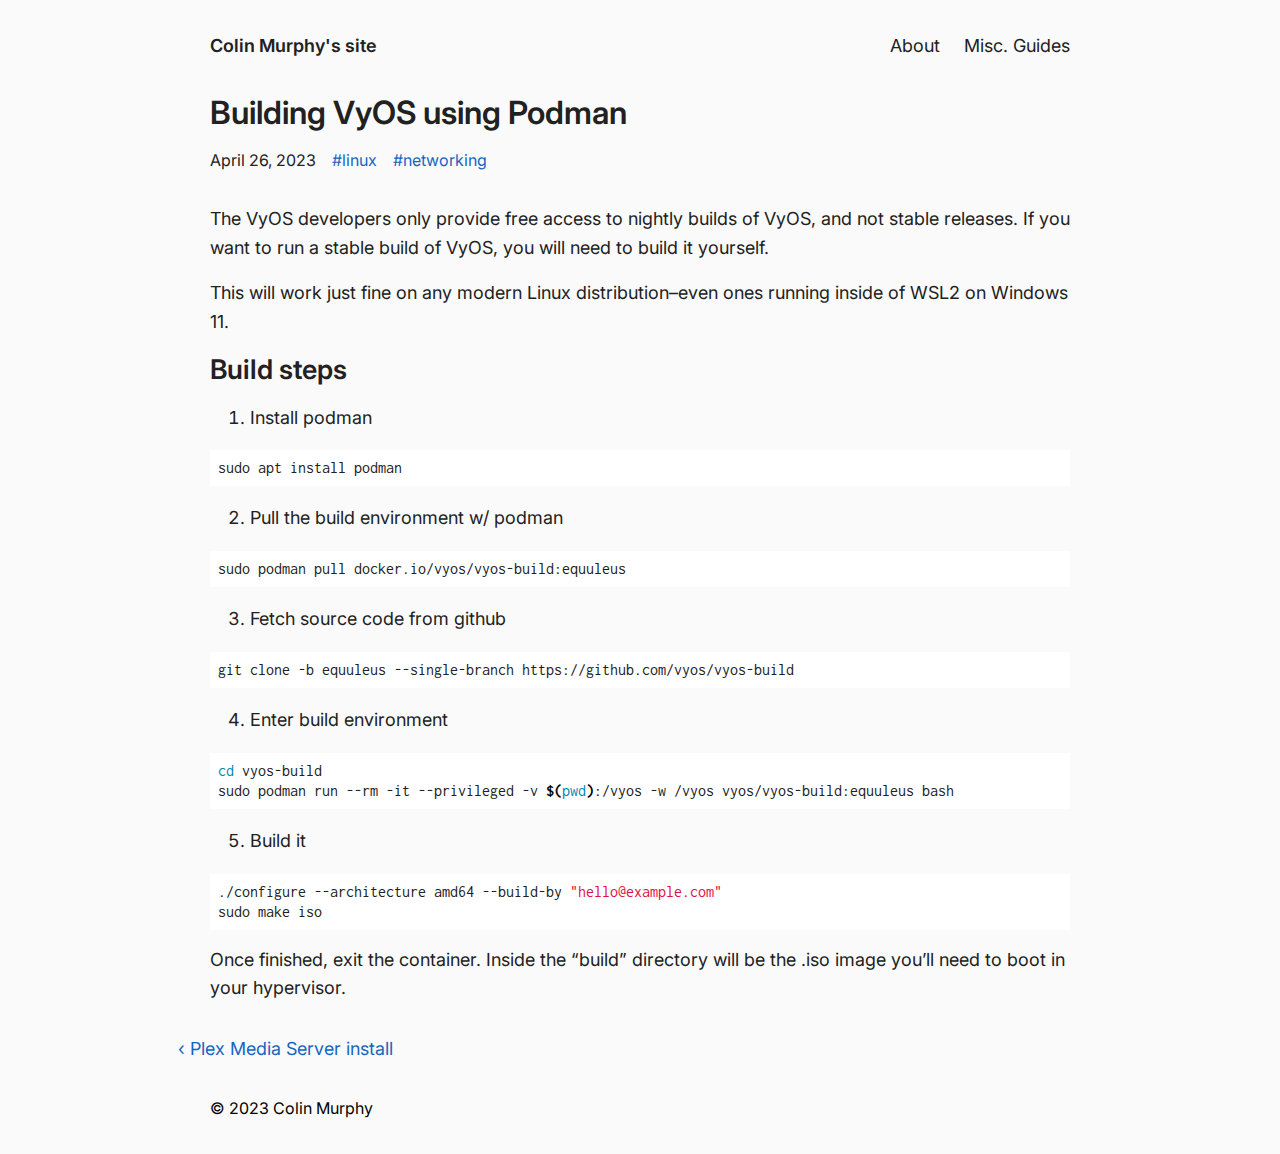
<file: guides/podman-vyos-build/index.html>
<!doctype html><html lang=en><head><meta charset=utf-8><meta http-equiv=x-ua-compatible content="IE=edge"><meta name=viewport content="width=device-width,initial-scale=1"><title>Building VyOS using Podman | Colin Murphy's site</title><meta property="og:title" content="Building VyOS using Podman"><meta property="og:description" content="The VyOS developers only provide free access to nightly builds of VyOS, and not stable releases. If you want to run a stable build of VyOS, you will need to build it yourself.
This will work just fine on any modern Linux distribution&ndash;even ones running inside of WSL2 on Windows 11.
Build steps Install podman sudo apt install podman Pull the build environment w/ podman sudo podman pull docker.io/vyos/vyos-build:equuleus Fetch source code from github git clone -b equuleus --single-branch https://github."><meta property="og:type" content="article"><meta property="og:url" content="https://colinmurphy.me/guides/podman-vyos-build/"><meta property="article:section" content="guides"><meta property="article:published_time" content="2023-04-26T00:00:00+00:00"><meta property="article:modified_time" content="2023-04-26T00:00:00+00:00"><meta name=twitter:card content="summary"><meta name=twitter:title content="Building VyOS using Podman"><meta name=twitter:description content="The VyOS developers only provide free access to nightly builds of VyOS, and not stable releases. If you want to run a stable build of VyOS, you will need to build it yourself.
This will work just fine on any modern Linux distribution&ndash;even ones running inside of WSL2 on Windows 11.
Build steps Install podman sudo apt install podman Pull the build environment w/ podman sudo podman pull docker.io/vyos/vyos-build:equuleus Fetch source code from github git clone -b equuleus --single-branch https://github."><meta itemprop=name content="Building VyOS using Podman"><meta itemprop=description content="The VyOS developers only provide free access to nightly builds of VyOS, and not stable releases. If you want to run a stable build of VyOS, you will need to build it yourself.
This will work just fine on any modern Linux distribution&ndash;even ones running inside of WSL2 on Windows 11.
Build steps Install podman sudo apt install podman Pull the build environment w/ podman sudo podman pull docker.io/vyos/vyos-build:equuleus Fetch source code from github git clone -b equuleus --single-branch https://github."><meta itemprop=datePublished content="2023-04-26T00:00:00+00:00"><meta itemprop=dateModified content="2023-04-26T00:00:00+00:00"><meta itemprop=wordCount content="128"><meta itemprop=keywords content="linux,networking,"><link rel=preconnect href=https://fonts.googleapis.com><link rel=preconnect href=https://fonts.gstatic.com crossorigin><link href="https://fonts.googleapis.com/css2?family=Inconsolata&family=Inter:ital,wght@0,400;0,600;1,400&display=swap" rel=stylesheet><link rel="shortcut icon" href=https://colinmurphy.me/img/favicon.png><link rel=stylesheet href=/main.min.a72215f7820acecf5502350f3dc6268f211d00ee784f85db8fa3e7e79386d85c.css integrity="sha256-pyIV94IKzs9VAjUPPcYmjyEdAO54T4Xbj6Pn55OG2Fw="><noscript><style>header nav.hidden-mobile{display:flex!important}header .nav-button{display:none!important}</style></noscript></head><body><div class=container><header class=site-header><div class=nav-left><div class=site-title><a href=https://colinmurphy.me/>Colin Murphy's site</a></div><button class=nav-button>
&#9776; Menu</button></div><nav class=hidden-mobile><a href=https://colinmurphy.me/about>About</a>
<a href=https://colinmurphy.me/guides>Misc. Guides</a></nav></header><main id=content><article><header><h1>Building VyOS using Podman</h1><div class=post-meta><time>April 26, 2023</time><div class=tags><a href=https://colinmurphy.me/tags/linux/>linux</a>
<a href=https://colinmurphy.me/tags/networking/>networking</a></div></div></header><p>The VyOS developers only provide free access to nightly builds of VyOS, and not
stable releases. If you want to run a stable build of VyOS, you will need to
build it yourself.</p><p>This will work just fine on any modern Linux distribution&ndash;even ones running
inside of WSL2 on Windows 11.</p><h2 id=build-steps>Build steps</h2><ol><li>Install podman</li></ol><div class=highlight><pre tabindex=0 class=chroma><code class=language-bash data-lang=bash><span class=line><span class=cl>sudo apt install podman
</span></span></code></pre></div><ol start=2><li>Pull the build environment w/ podman</li></ol><div class=highlight><pre tabindex=0 class=chroma><code class=language-bash data-lang=bash><span class=line><span class=cl>sudo podman pull docker.io/vyos/vyos-build:equuleus
</span></span></code></pre></div><ol start=3><li>Fetch source code from github</li></ol><div class=highlight><pre tabindex=0 class=chroma><code class=language-bash data-lang=bash><span class=line><span class=cl>git clone -b equuleus --single-branch https://github.com/vyos/vyos-build
</span></span></code></pre></div><ol start=4><li>Enter build environment</li></ol><div class=highlight><pre tabindex=0 class=chroma><code class=language-bash data-lang=bash><span class=line><span class=cl><span class=nb>cd</span> vyos-build
</span></span><span class=line><span class=cl>sudo podman run --rm -it --privileged -v <span class=k>$(</span><span class=nb>pwd</span><span class=k>)</span>:/vyos -w /vyos vyos/vyos-build:equuleus bash
</span></span></code></pre></div><ol start=5><li>Build it</li></ol><div class=highlight><pre tabindex=0 class=chroma><code class=language-bash data-lang=bash><span class=line><span class=cl>./configure --architecture amd64 --build-by <span class=s2>&#34;hello@example.com&#34;</span>
</span></span><span class=line><span class=cl>sudo make iso
</span></span></code></pre></div><p>Once finished, exit the container. Inside the &ldquo;build&rdquo; directory will be the
.iso image you&rsquo;ll need to boot in your hypervisor.</p><div class=pagination><a href=https://colinmurphy.me/guides/plex/ class=next>&#8249; Plex Media Server install</a></div></article></main><footer><div class=copyright>© 2023 Colin Murphy</div></footer></div><script>const navButton=document.querySelector(".nav-button"),navLinks=document.querySelector("header nav");navButton.addEventListener("click",()=>navLinks.classList.toggle("hidden-mobile"))</script><script data-goatcounter=https://colinmurphy.goatcounter.com/count async src=//gc.zgo.at/count.js></script></body></html>
</file>
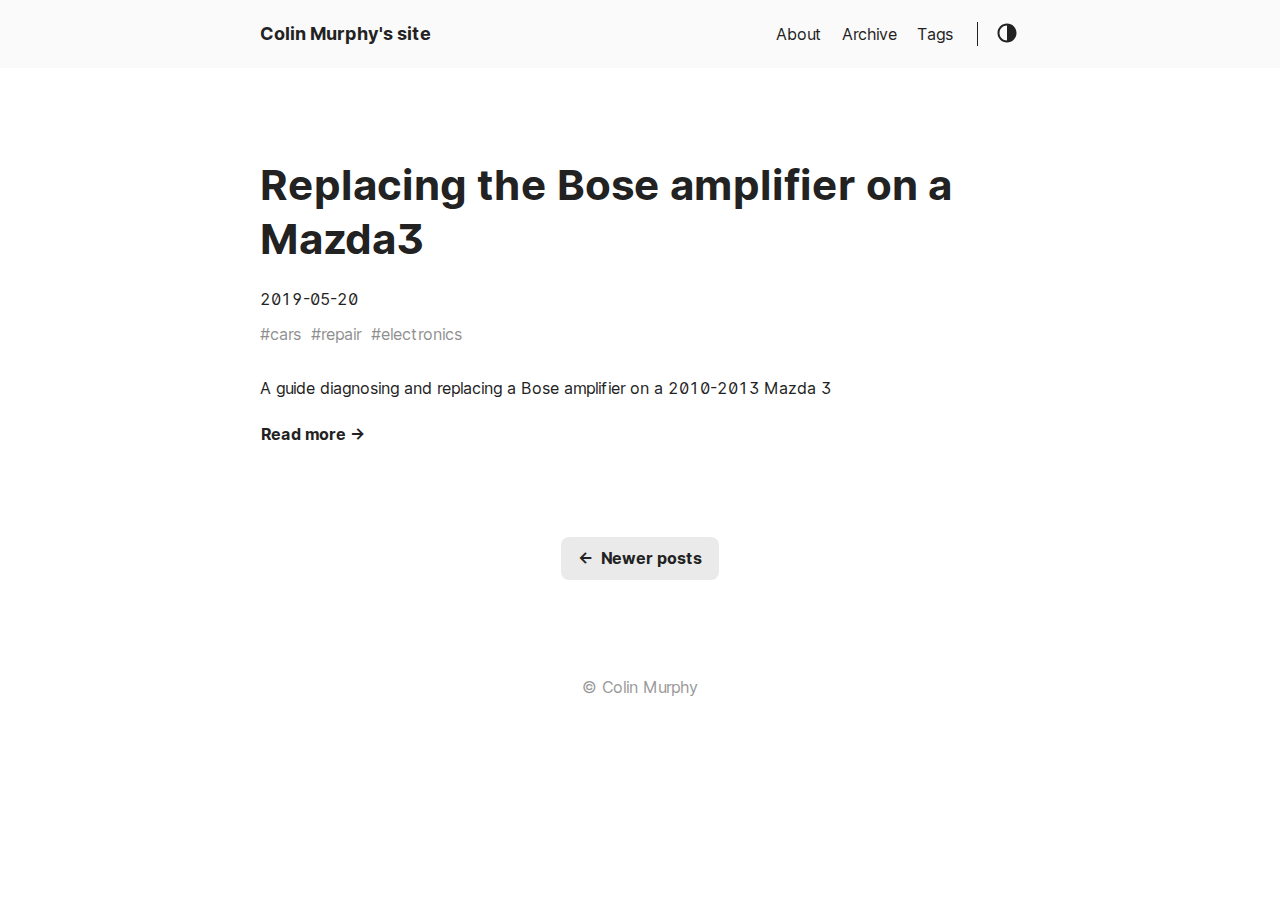
<file: page/2/index.html>
<!doctype html><html lang=en><head><meta name=generator content="Hugo 0.111.3"><title>Colin Murphy's site —
IT Guides and other stuff</title><meta charset=utf-8><meta name=viewport content="width=device-width,initial-scale=1"><meta name=description content="IT Guides and other stuff"><meta name=keywords content><meta name=robots content="noodp"><link rel=canonical href=https://colinmurphy.me/><link rel=stylesheet href=/css/style.css><link rel=apple-touch-icon-precomposed sizes=144x144 href=https://colinmurphy.me/img/apple-touch-icon-144-precomposed.png><link rel="shortcut icon" href=https://colinmurphy.me/img/favicon.png><link href=/fonts/Inter-Italic.woff2 rel=preload type=font/woff2 as=font crossorigin><link href=/fonts/Inter-Regular.woff2 rel=preload type=font/woff2 as=font crossorigin><link href=/fonts/Inter-Medium.woff2 rel=preload type=font/woff2 as=font crossorigin><link href=/fonts/Inter-MediumItalic.woff2 rel=preload type=font/woff2 as=font crossorigin><link href=/fonts/Inter-Bold.woff2 rel=preload type=font/woff2 as=font crossorigin><link href=/fonts/Inter-BoldItalic.woff2 rel=preload type=font/woff2 as=font crossorigin><meta name=twitter:card content="summary"><meta name=twitter:title content="Colin Murphy's site"><meta name=twitter:description content><meta property="og:title" content="Colin Murphy's site"><meta property="og:description" content><meta property="og:type" content="website"><meta property="og:url" content="https://colinmurphy.me/"><meta property="og:site_name" content="Colin Murphy's site"><link rel=alternate type=application/rss+xml href=/index.xml title="Colin Murphy's site"></head><body><div class=container><header class=header><span class=header__inner><a href=https://colinmurphy.me/ class=logo style=text-decoration:none><span class=logo__text>Colin Murphy's site</span></a>
<span class=header__right><nav class=menu><ul class="menu__inner menu__inner--desktop"><li><a href=/about>About</a></li><li><a href=/archive>Archive</a></li><li><a href=/tags>Tags</a></li></ul><ul class="menu__inner menu__inner--mobile"><li><a href=/about>About</a></li><li><a href=/archive>Archive</a></li><li><a href=/tags>Tags</a></li></ul></nav><span class=menu-trigger><svg xmlns="http://www.w3.org/2000/svg" viewBox="0 0 24 24"><path d="M0 0h24v24H0z" fill="none"/><path d="M3 18h18v-2H3v2zm0-5h18v-2H3v2zm0-7v2h18V6H3z"/></svg></span><span class=theme-toggle><svg class="theme-toggler" width="24" height="24" viewBox="0 0 48 48" fill="none" xmlns="http://www.w3.org/2000/svg"><path d="M22 41c10.4934.0 19-8.5066 19-19C41 11.5066 32.4934 3 22 3 11.5066 3 3 11.5066 3 22s8.5066 19 19 19zM7 22C7 13.7157 13.7157 7 22 7V37C13.7157 37 7 30.2843 7 22z"/></svg></span></span></span></header><div class=content><div class=posts><article class="post on-list"><h1 class=post-title><a href=https://colinmurphy.me/posts/2019/05/mazda-bose/>Replacing the Bose amplifier on a Mazda3</a></h1><div class=post-meta><time class=post-date>2019-05-20</time></div><span class=post-tags><a href=https://colinmurphy.me/tags/cars/>#cars</a>&nbsp;
<a href=https://colinmurphy.me/tags/repair/>#repair</a>&nbsp;
<a href=https://colinmurphy.me/tags/electronics/>#electronics</a>&nbsp;</span><div class=post-content>A guide diagnosing and replacing a Bose amplifier on a 2010-2013 Mazda 3</div><div><a class="read-more button" href=/posts/2019/05/mazda-bose/>Read more →</a></div></article><div class=pagination><div class=pagination__buttons><span class="button previous"><a href=/><span class=button__icon>←</span>
<span class=button__text>Newer posts</span></a></span></div></div></div></div><footer class=footer><div class=footer__inner><div class="copyright copyright--user">&copy; Colin Murphy</div></div></footer><script type=text/javascript src=/bundle.min.js></script></div></body></html>
</file>
